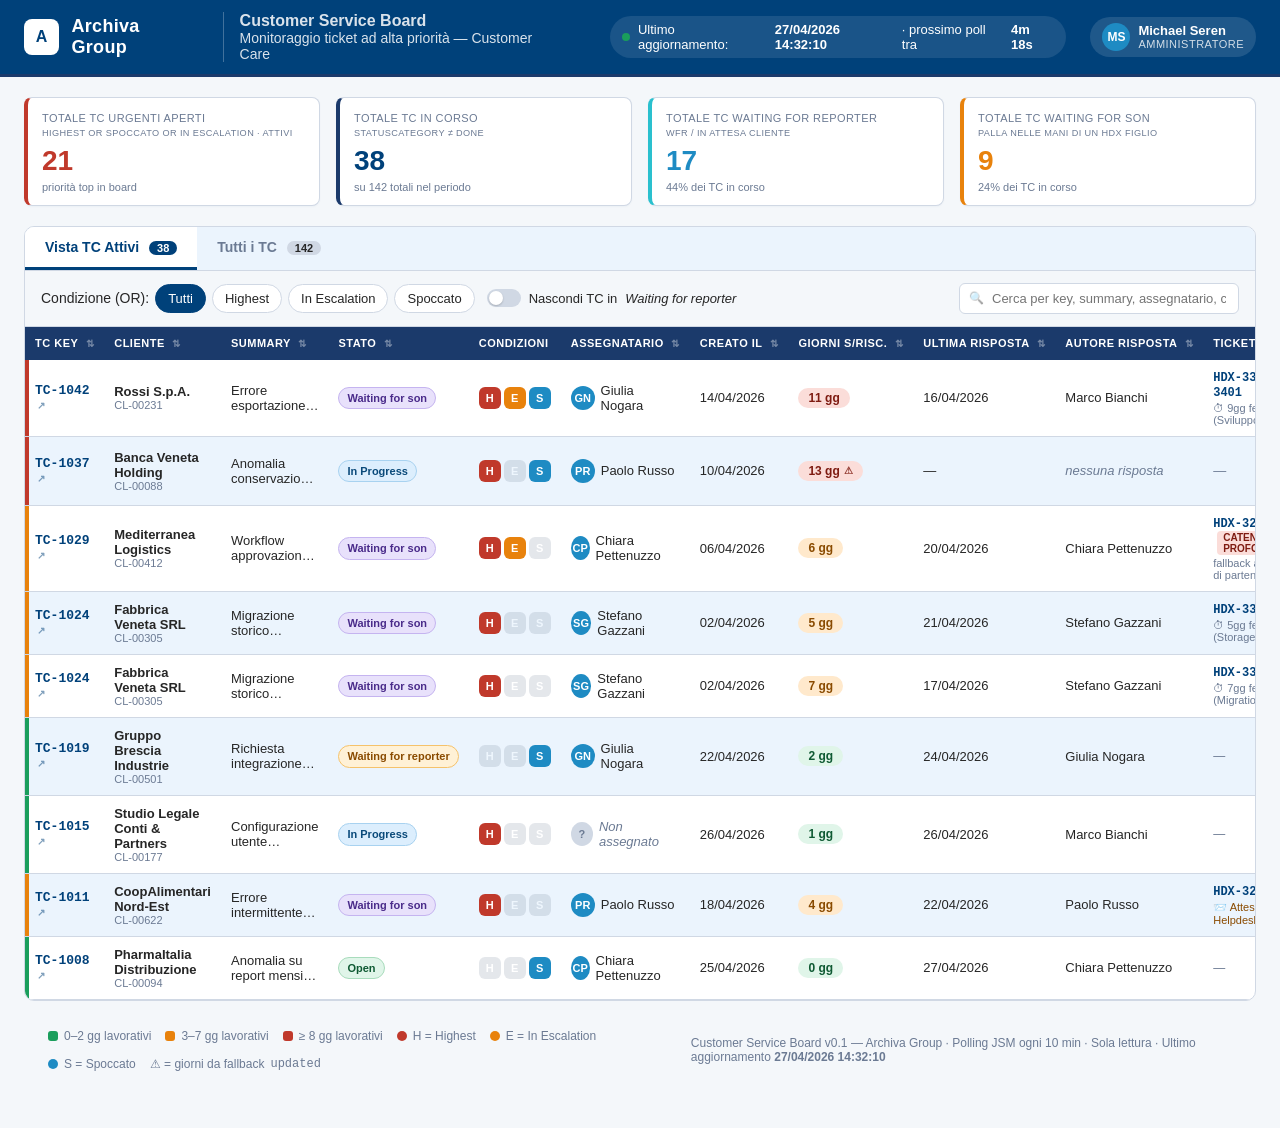
<file: mockup/index.html>
<!doctype html>
<html lang="it">
<head>
<meta charset="utf-8" />
<meta name="viewport" content="width=device-width, initial-scale=1" />
<title>Customer Service Board — Archiva Group</title>
<style>
  :root {
    --archiva-primary:     #00417A;
    --archiva-navy:        #1B3A6B;
    --archiva-accent:      #1E8BC3;
    --archiva-mid:         #1C6BB0;
    --archiva-grey-light:  #D0D8E4;
    --archiva-grey-mid:    #6B7A93;
    --archiva-grey-dark:   #8096B0;
    --archiva-bg-light:    #F4F7FA;
    --archiva-bg-alt:      #EBF4FD;
    --archiva-text:        #262626;
    --archiva-white:       #FFFFFF;
    --archiva-green:       #1A9E5C;
    --archiva-orange:      #E8820C;
    --archiva-red:         #C0392B;
    --archiva-cyan:        #2AC0CE;
  }

  * { box-sizing: border-box; }
  html, body {
    margin: 0;
    padding: 0;
    font-family: -apple-system, BlinkMacSystemFont, "Segoe UI", Roboto, Helvetica, Arial, sans-serif;
    color: var(--archiva-text);
    background: var(--archiva-bg-light);
    font-size: 14px;
  }

  a { color: var(--archiva-mid); text-decoration: none; }
  a:hover { text-decoration: underline; }

  /* ========= Header ========= */
  header.app-header {
    background: var(--archiva-primary);
    color: var(--archiva-white);
    padding: 12px 24px;
    display: flex;
    align-items: center;
    gap: 24px;
    border-bottom: 3px solid var(--archiva-navy);
  }
  .logo {
    display: flex;
    align-items: center;
    gap: 12px;
    font-weight: 700;
    font-size: 18px;
    letter-spacing: 0.3px;
  }
  .logo-mark {
    width: 36px; height: 36px;
    border-radius: 8px;
    background: var(--archiva-white);
    color: var(--archiva-primary);
    display: grid; place-items: center;
    font-weight: 800;
    font-size: 16px;
  }
  .app-title {
    font-size: 14px;
    font-weight: 500;
    opacity: 0.85;
    border-left: 1px solid rgba(255,255,255,0.3);
    padding-left: 16px;
  }
  .app-title strong {
    display: block;
    font-size: 16px;
    font-weight: 700;
    opacity: 1;
  }
  .header-spacer { flex: 1; }
  .last-update {
    display: flex;
    align-items: center;
    gap: 8px;
    background: rgba(255,255,255,0.10);
    padding: 6px 12px;
    border-radius: 999px;
    font-size: 13px;
  }
  .last-update .dot {
    width: 8px; height: 8px; border-radius: 50%;
    background: var(--archiva-green);
    box-shadow: 0 0 0 0 rgba(26,158,92,0.6);
    animation: pulse 2s infinite;
  }
  @keyframes pulse {
    0%   { box-shadow: 0 0 0 0 rgba(26,158,92,0.6); }
    70%  { box-shadow: 0 0 0 10px rgba(26,158,92,0); }
    100% { box-shadow: 0 0 0 0 rgba(26,158,92,0); }
  }
  .user-chip {
    display: flex;
    align-items: center;
    gap: 8px;
    background: rgba(255,255,255,0.12);
    padding: 6px 12px;
    border-radius: 999px;
  }
  .avatar {
    width: 28px; height: 28px;
    border-radius: 50%;
    background: var(--archiva-accent);
    color: var(--archiva-white);
    display: grid; place-items: center;
    font-weight: 700; font-size: 12px;
  }
  .user-meta { line-height: 1.1; }
  .user-meta .name { font-weight: 600; font-size: 13px; }
  .user-meta .role { font-size: 11px; opacity: 0.8; text-transform: uppercase; letter-spacing: 0.5px; }

  /* ========= Banner degrado ========= */
  .banner {
    background: #FFF3E0;
    color: #8A4B00;
    border-bottom: 1px solid #F0B879;
    padding: 8px 24px;
    font-size: 13px;
    display: flex; align-items: center; gap: 8px;
  }
  .banner .ico { font-weight: 700; }

  /* ========= Container ========= */
  main {
    padding: 20px 24px 48px;
    max-width: 1600px;
    margin: 0 auto;
  }

  /* ========= KPI ========= */
  .kpi-grid {
    display: grid;
    grid-template-columns: repeat(4, 1fr);
    gap: 16px;
    margin-bottom: 20px;
  }
  @media (max-width: 900px) { .kpi-grid { grid-template-columns: repeat(2, 1fr); } }

  .kpi {
    background: var(--archiva-white);
    border: 1px solid var(--archiva-grey-light);
    border-left: 4px solid var(--archiva-primary);
    border-radius: 8px;
    padding: 14px 14px 12px;
    box-shadow: 0 1px 2px rgba(0,65,122,0.04);
    transition: transform 0.15s ease;
  }
  .kpi:hover { transform: translateY(-1px); box-shadow: 0 4px 10px rgba(0,65,122,0.08); }
  .kpi .label {
    font-size: 11px;
    color: var(--archiva-grey-mid);
    text-transform: uppercase;
    letter-spacing: 0.4px;
    line-height: 1.25;
    min-height: 28px;
  }
  .kpi .value {
    font-size: 28px;
    font-weight: 700;
    color: var(--archiva-primary);
    line-height: 1.1;
    margin-top: 6px;
  }
  .kpi .sub {
    font-size: 11px;
    color: var(--archiva-grey-mid);
    margin-top: 4px;
  }
  .kpi.accent-navy   { border-left-color: var(--archiva-navy); }
  .kpi.accent-cyan   { border-left-color: var(--archiva-cyan); }
  .kpi.accent-orange { border-left-color: var(--archiva-orange); }
  .kpi.accent-red    { border-left-color: var(--archiva-red); }
  .kpi.accent-green  { border-left-color: var(--archiva-green); }
  .kpi.accent-orange .value { color: var(--archiva-orange); }
  .kpi.accent-red    .value { color: var(--archiva-red); }
  .kpi.accent-cyan   .value { color: var(--archiva-accent); }

  /* ========= Tabs + toolbar ========= */
  .board {
    background: var(--archiva-white);
    border: 1px solid var(--archiva-grey-light);
    border-radius: 10px;
    overflow: hidden;
  }
  .tabs {
    display: flex;
    border-bottom: 1px solid var(--archiva-grey-light);
    background: var(--archiva-bg-alt);
  }
  .tab {
    padding: 12px 20px;
    font-weight: 600;
    color: var(--archiva-grey-mid);
    cursor: pointer;
    border-bottom: 3px solid transparent;
    user-select: none;
  }
  .tab.active {
    color: var(--archiva-primary);
    background: var(--archiva-white);
    border-bottom-color: var(--archiva-primary);
  }
  .tab .count {
    display: inline-block;
    margin-left: 6px;
    background: var(--archiva-grey-light);
    color: var(--archiva-text);
    font-size: 11px;
    font-weight: 700;
    border-radius: 999px;
    padding: 1px 8px;
  }
  .tab.active .count { background: var(--archiva-primary); color: var(--archiva-white); }

  .toolbar {
    display: flex;
    flex-wrap: wrap;
    gap: 12px;
    align-items: center;
    padding: 12px 16px;
    border-bottom: 1px solid var(--archiva-grey-light);
    background: var(--archiva-bg-light);
  }
  .toolbar .group {
    display: flex; gap: 6px; align-items: center;
  }
  .toolbar label.lbl {
    font-size: 12px; color: var(--archiva-grey-mid);
    text-transform: uppercase; letter-spacing: 0.4px;
    margin-right: 4px;
  }
  .filter-pill {
    border: 1px solid var(--archiva-grey-light);
    background: var(--archiva-white);
    padding: 6px 12px;
    border-radius: 999px;
    font-size: 13px;
    cursor: pointer;
    color: var(--archiva-text);
  }
  .filter-pill:hover { border-color: var(--archiva-accent); }
  .filter-pill.active {
    background: var(--archiva-primary);
    color: var(--archiva-white);
    border-color: var(--archiva-primary);
  }
  .search-box {
    position: relative;
    margin-left: auto;
  }
  .search-box input {
    width: 280px;
    padding: 7px 12px 7px 32px;
    border: 1px solid var(--archiva-grey-light);
    border-radius: 6px;
    font-size: 13px;
    background: var(--archiva-white);
  }
  .search-box input:focus {
    outline: none;
    border-color: var(--archiva-accent);
    box-shadow: 0 0 0 3px rgba(30,139,195,0.15);
  }
  .search-box::before {
    content: "🔍";
    position: absolute; left: 10px; top: 50%; transform: translateY(-50%);
    font-size: 12px; opacity: 0.6;
  }

  .toggle {
    display: flex; align-items: center; gap: 8px;
    font-size: 13px; cursor: pointer;
    user-select: none;
  }
  .toggle input { display: none; }
  .toggle .switch {
    width: 34px; height: 18px;
    background: var(--archiva-grey-light);
    border-radius: 999px;
    position: relative;
    transition: background 0.15s;
  }
  .toggle .switch::after {
    content: "";
    position: absolute;
    top: 2px; left: 2px;
    width: 14px; height: 14px;
    background: var(--archiva-white);
    border-radius: 50%;
    box-shadow: 0 1px 2px rgba(0,0,0,0.2);
    transition: transform 0.15s;
  }
  .toggle input:checked + .switch { background: var(--archiva-primary); }
  .toggle input:checked + .switch::after { transform: translateX(16px); }

  /* ========= Table ========= */
  .table-wrap { overflow-x: auto; }
  table {
    width: 100%;
    border-collapse: collapse;
    font-size: 13px;
  }
  thead th {
    text-align: left;
    font-weight: 600;
    font-size: 11px;
    text-transform: uppercase;
    letter-spacing: 0.5px;
    color: var(--archiva-white);
    background: var(--archiva-navy);
    padding: 10px 10px;
    white-space: nowrap;
    border-bottom: 1px solid var(--archiva-navy);
    position: sticky;
    top: 0;
    cursor: pointer;
  }
  thead th .sort { opacity: 0.4; margin-left: 4px; font-size: 10px; }
  thead th:hover .sort { opacity: 1; }

  tbody td {
    padding: 10px 10px;
    border-bottom: 1px solid var(--archiva-grey-light);
    vertical-align: middle;
  }
  tbody tr:nth-child(even) td { background: var(--archiva-bg-alt); }
  tbody tr:hover td { background: #DDEBFB; }

  /* Riga colorata sui giorni senza riscontro */
  tr.row-green   td:first-child { box-shadow: inset 4px 0 0 var(--archiva-green); }
  tr.row-orange  td:first-child { box-shadow: inset 4px 0 0 var(--archiva-orange); }
  tr.row-red     td:first-child { box-shadow: inset 4px 0 0 var(--archiva-red); }

  .key-cell {
    font-family: "SF Mono", Menlo, Consolas, monospace;
    font-weight: 600;
  }
  .key-cell a { color: var(--archiva-primary); }
  .key-cell .ext { font-size: 10px; opacity: 0.5; margin-left: 2px; }

  .customer .name { font-weight: 600; }
  .customer .code { font-size: 11px; color: var(--archiva-grey-mid); }

  .summary {
    max-width: 320px;
    overflow: hidden;
    text-overflow: ellipsis;
    display: -webkit-box;
    -webkit-line-clamp: 2;
    -webkit-box-orient: vertical;
  }

  /* ========= Badges ========= */
  .badge {
    display: inline-block;
    padding: 2px 8px;
    border-radius: 999px;
    font-size: 11px;
    font-weight: 600;
    line-height: 1.5;
    white-space: nowrap;
  }
  .badge-status {
    background: var(--archiva-bg-alt);
    color: var(--archiva-navy);
    border: 1px solid var(--archiva-grey-light);
  }
  .badge-status.s-progress { background: #DCEEFD; color: #0A4A7A; border-color: #A8D2F0; }
  .badge-status.s-wfr      { background: #FFF1D6; color: #8A4B00; border-color: #F5C26B; }
  .badge-status.s-wfson    { background: #E8E1FB; color: #4A2B8A; border-color: #C5B4F0; }
  .badge-status.s-open     { background: #E0F5E9; color: #0F5A33; border-color: #A8DCBC; }
  .badge-status.s-resolved { background: #E5E5E5; color: #555;    border-color: #C8C8C8; }

  .cond {
    display: inline-flex;
    gap: 3px;
  }
  .cond .b {
    width: 22px; height: 22px;
    border-radius: 6px;
    display: inline-grid; place-items: center;
    font-size: 11px; font-weight: 800;
    color: var(--archiva-white);
  }
  .cond .b.h { background: var(--archiva-red); }
  .cond .b.e { background: var(--archiva-orange); }
  .cond .b.s { background: var(--archiva-accent); }
  .cond .b.dim { opacity: 0.18; background: var(--archiva-grey-mid); }

  .days-pill {
    display: inline-flex;
    align-items: center;
    gap: 4px;
    padding: 3px 10px;
    border-radius: 999px;
    font-weight: 700;
    font-size: 12px;
  }
  .days-pill.green  { background: #E0F5E9; color: #0F5A33; }
  .days-pill.orange { background: #FFE9CC; color: #8A4B00; }
  .days-pill.red    { background: #FBDDD9; color: #7E1B11; }
  .days-pill .fb {
    font-size: 10px;
    opacity: 0.85;
    cursor: help;
  }

  .leaf-cell {
    font-size: 12px;
  }
  .leaf-cell .arrow { color: var(--archiva-grey-mid); margin: 0 4px; }
  .leaf-cell .leaf-key {
    font-family: "SF Mono", Menlo, Consolas, monospace;
    font-weight: 600;
    color: var(--archiva-primary);
  }
  .leaf-cell .stall {
    display: block;
    font-size: 11px;
    color: var(--archiva-grey-mid);
    margin-top: 2px;
  }
  .leaf-cell .chain-warn {
    display: inline-block;
    font-size: 10px;
    background: #FBDDD9;
    color: #7E1B11;
    padding: 1px 6px;
    border-radius: 4px;
    margin-left: 4px;
    font-weight: 700;
    text-transform: uppercase;
  }

  .sla {
    display: inline-flex; align-items: center; gap: 6px;
    font-size: 12px;
    font-weight: 600;
    padding: 3px 8px;
    border-radius: 6px;
  }
  .sla.ok       { background: #E0F5E9; color: #0F5A33; }
  .sla.warn     { background: #FFE9CC; color: #8A4B00; }
  .sla.breached { background: #FBDDD9; color: #7E1B11; }
  .sla.none     { background: var(--archiva-bg-alt); color: var(--archiva-grey-mid); font-weight: 500; }

  .assignee {
    display: flex; align-items: center; gap: 6px;
  }
  .assignee .av {
    width: 24px; height: 24px;
    border-radius: 50%;
    background: var(--archiva-accent);
    color: var(--archiva-white);
    display: grid; place-items: center;
    font-size: 11px; font-weight: 700;
  }
  .assignee.unassigned .av { background: var(--archiva-grey-light); color: var(--archiva-grey-mid); }
  .assignee.unassigned .name { color: var(--archiva-grey-mid); font-style: italic; }

  /* ========= Footer ========= */
  footer {
    margin-top: 16px;
    padding: 12px 24px;
    color: var(--archiva-grey-mid);
    font-size: 12px;
    display: flex;
    justify-content: space-between;
    align-items: center;
  }
  footer .legend {
    display: flex; gap: 14px; flex-wrap: wrap;
  }
  footer .legend .lg {
    display: inline-flex; align-items: center; gap: 6px;
  }
  footer .legend .sw {
    width: 10px; height: 10px; border-radius: 3px; display: inline-block;
  }
</style>
</head>
<body>

<header class="app-header">
  <div class="logo">
    <div class="logo-mark">A</div>
    <span>Archiva Group</span>
  </div>
  <div class="app-title">
    <strong>Customer Service Board</strong>
    Monitoraggio ticket ad alta priorità — Customer Care
  </div>
  <div class="header-spacer"></div>
  <div class="last-update" title="I dati vengono aggiornati ogni 10 minuti dal backend">
    <span class="dot"></span>
    Ultimo aggiornamento: <strong>27/04/2026 14:32:10</strong> · prossimo poll tra <strong>4m 18s</strong>
  </div>
  <div class="user-chip">
    <div class="avatar">MS</div>
    <div class="user-meta">
      <div class="name">Michael Seren</div>
      <div class="role">Amministratore</div>
    </div>
  </div>
</header>

<div class="banner" style="display:none;">
  <span class="ico">⚠</span>
  Atlassian rate limit raggiunto (429) — backoff in corso. Dato non aggiornato da <strong>3m 12s</strong>.
</div>

<main>

  <!-- ============ KPI ============ -->
  <section class="kpi-grid" aria-label="Indicatori principali">
    <div class="kpi accent-red">
      <div class="label">Totale TC urgenti aperti<br><small>Highest OR Spoccato OR In Escalation · attivi</small></div>
      <div class="value">21</div>
      <div class="sub">priorità top in board</div>
    </div>
    <div class="kpi accent-navy">
      <div class="label">Totale TC in corso<br><small>statusCategory ≠ Done</small></div>
      <div class="value">38</div>
      <div class="sub">su 142 totali nel periodo</div>
    </div>
    <div class="kpi accent-cyan">
      <div class="label">Totale TC Waiting for reporter<br><small>WFR / In attesa cliente</small></div>
      <div class="value">17</div>
      <div class="sub">44% dei TC in corso</div>
    </div>
    <div class="kpi accent-orange">
      <div class="label">Totale TC Waiting for son<br><small>palla nelle mani di un HDX figlio</small></div>
      <div class="value">9</div>
      <div class="sub">24% dei TC in corso</div>
    </div>
  </section>

  <!-- ============ Board ============ -->
  <section class="board">

    <div class="tabs">
      <div class="tab active">Vista TC Attivi <span class="count">38</span></div>
      <div class="tab">Tutti i TC <span class="count">142</span></div>
    </div>

    <div class="toolbar">
      <div class="group">
        <span class="lbl">Condizione (OR):</span>
        <button class="filter-pill active">Tutti</button>
        <button class="filter-pill">Highest</button>
        <button class="filter-pill">In Escalation</button>
        <button class="filter-pill">Spoccato</button>
      </div>
      <div class="group">
        <label class="toggle">
          <input type="checkbox" />
          <span class="switch"></span>
          Nascondi TC in <em>Waiting for reporter</em>
        </label>
      </div>
      <div class="search-box">
        <input type="text" placeholder="Cerca per key, summary, assegnatario, cliente…" />
      </div>
    </div>

    <div class="table-wrap">
      <table>
        <thead>
          <tr>
            <th data-sort="key">TC Key <span class="sort">⇅</span></th>
            <th data-sort="customer">Cliente <span class="sort">⇅</span></th>
            <th data-sort="summary">Summary <span class="sort">⇅</span></th>
            <th data-sort="status">Stato <span class="sort">⇅</span></th>
            <th>Condizioni</th>
            <th data-sort="assignee">Assegnatario <span class="sort">⇅</span></th>
            <th data-sort="created">Creato il <span class="sort">⇅</span></th>
            <th data-sort="days">Giorni s/Risc. <span class="sort">⇅</span></th>
            <th data-sort="lastResp">Ultima Risposta <span class="sort">⇅</span></th>
            <th data-sort="lastRespAuthor">Autore Risposta <span class="sort">⇅</span></th>
            <th>Ticket Figlio Attivo</th>
            <th>SLA</th>
          </tr>
        </thead>
        <tbody>

          <!-- Riga 1: rosso, breached SLA, escalation -->
          <tr class="row-red">
            <td class="key-cell"><a href="#" target="_blank">TC-1042 <span class="ext">↗</span></a></td>
            <td class="customer"><div class="name">Rossi S.p.A.</div><div class="code">CL-00231</div></td>
            <td><div class="summary">Errore esportazione fatture passive — blocco chiusura mese contabile, urgente per scadenza 30/04</div></td>
            <td><span class="badge badge-status s-wfson">Waiting for son</span></td>
            <td>
              <div class="cond">
                <span class="b h" title="Highest">H</span>
                <span class="b e" title="In Escalation">E</span>
                <span class="b s" title="Spoccato">S</span>
              </div>
            </td>
            <td><div class="assignee"><div class="av">GN</div><div class="name">Giulia Nogara</div></div></td>
            <td>14/04/2026</td>
            <td><span class="days-pill red">11 gg</span></td>
            <td>16/04/2026</td>
            <td>Marco Bianchi</td>
            <td class="leaf-cell">
              <a href="#" class="leaf-key">HDX-3318</a>
              <span class="arrow">➜</span>
              <a href="#" class="leaf-key">HDX-3401</a>
              <span class="stall">⏱ 9gg fermo · L. Verdi (Sviluppo)</span>
            </td>
            <td><span class="sla breached">⚠ Breached -2g 4h</span></td>
          </tr>

          <!-- Riga 2: rosso, fallback su updated -->
          <tr class="row-red">
            <td class="key-cell"><a href="#" target="_blank">TC-1037 <span class="ext">↗</span></a></td>
            <td class="customer"><div class="name">Banca Veneta Holding</div><div class="code">CL-00088</div></td>
            <td><div class="summary">Anomalia conservazione sostitutiva lotti Q1 2026 — necessario intervento prima dell'audit</div></td>
            <td><span class="badge badge-status s-progress">In Progress</span></td>
            <td>
              <div class="cond">
                <span class="b h" title="Highest">H</span>
                <span class="b dim">E</span>
                <span class="b s" title="Spoccato">S</span>
              </div>
            </td>
            <td><div class="assignee"><div class="av">PR</div><div class="name">Paolo Russo</div></div></td>
            <td>10/04/2026</td>
            <td><span class="days-pill red">13 gg <span class="fb" title="Valore derivato dal fallback su issue.updated — nessuna risposta operatore identificata">⚠</span></span></td>
            <td>—</td>
            <td><em style="color:var(--archiva-grey-mid)">nessuna risposta</em></td>
            <td><span style="color:var(--archiva-grey-mid)">—</span></td>
            <td><span class="sla breached">⚠ Breached -5g 18h</span></td>
          </tr>

          <!-- Riga 3: arancione, WFS catena profonda -->
          <tr class="row-orange">
            <td class="key-cell"><a href="#" target="_blank">TC-1029 <span class="ext">↗</span></a></td>
            <td class="customer"><div class="name">Mediterranea Logistics</div><div class="code">CL-00412</div></td>
            <td><div class="summary">Workflow approvazione DDT non si chiude su step finale — riproducibile su 3 utenti</div></td>
            <td><span class="badge badge-status s-wfson">Waiting for son</span></td>
            <td>
              <div class="cond">
                <span class="b h" title="Highest">H</span>
                <span class="b e" title="In Escalation">E</span>
                <span class="b dim">S</span>
              </div>
            </td>
            <td><div class="assignee"><div class="av">CP</div><div class="name">Chiara Pettenuzzo</div></div></td>
            <td>06/04/2026</td>
            <td><span class="days-pill orange">6 gg</span></td>
            <td>20/04/2026</td>
            <td>Chiara Pettenuzzo</td>
            <td class="leaf-cell">
              <a href="#" class="leaf-key">HDX-3267</a>
              <span class="chain-warn">catena troppo profonda</span>
              <span class="stall">fallback applicato al ticket di partenza</span>
            </td>
            <td><span class="sla warn">⏱ 12h 04m</span></td>
          </tr>

          <!-- Riga 4: arancione, multipli figli (riga A) -->
          <tr class="row-orange">
            <td class="key-cell"><a href="#" target="_blank">TC-1024 <span class="ext">↗</span></a></td>
            <td class="customer"><div class="name">Fabbrica Veneta SRL</div><div class="code">CL-00305</div></td>
            <td><div class="summary">Migrazione storico documenti pre-2024 verso nuovo storage — perimetro multi-modulo</div></td>
            <td><span class="badge badge-status s-wfson">Waiting for son</span></td>
            <td>
              <div class="cond">
                <span class="b h" title="Highest">H</span>
                <span class="b dim">E</span>
                <span class="b dim">S</span>
              </div>
            </td>
            <td><div class="assignee"><div class="av">SG</div><div class="name">Stefano Gazzani</div></div></td>
            <td>02/04/2026</td>
            <td><span class="days-pill orange">5 gg</span></td>
            <td>21/04/2026</td>
            <td>Stefano Gazzani</td>
            <td class="leaf-cell">
              <a href="#" class="leaf-key">HDX-3301</a>
              <span class="stall">⏱ 5gg fermo · M. Carraro (Storage)</span>
            </td>
            <td><span class="sla warn">⏱ 1g 03h</span></td>
          </tr>

          <!-- Riga 4 bis: stesso TC, secondo figlio -->
          <tr class="row-orange">
            <td class="key-cell"><a href="#" target="_blank">TC-1024 <span class="ext">↗</span></a></td>
            <td class="customer"><div class="name">Fabbrica Veneta SRL</div><div class="code">CL-00305</div></td>
            <td><div class="summary">Migrazione storico documenti pre-2024 verso nuovo storage — perimetro multi-modulo</div></td>
            <td><span class="badge badge-status s-wfson">Waiting for son</span></td>
            <td>
              <div class="cond">
                <span class="b h" title="Highest">H</span>
                <span class="b dim">E</span>
                <span class="b dim">S</span>
              </div>
            </td>
            <td><div class="assignee"><div class="av">SG</div><div class="name">Stefano Gazzani</div></div></td>
            <td>02/04/2026</td>
            <td><span class="days-pill orange">7 gg</span></td>
            <td>17/04/2026</td>
            <td>Stefano Gazzani</td>
            <td class="leaf-cell">
              <a href="#" class="leaf-key">HDX-3302</a>
              <span class="stall">⏱ 7gg fermo · A. Lugli (Migration)</span>
            </td>
            <td><span class="sla warn">⏱ 4h 12m</span></td>
          </tr>

          <!-- Riga 5: verde, in attesa cliente -->
          <tr class="row-green">
            <td class="key-cell"><a href="#" target="_blank">TC-1019 <span class="ext">↗</span></a></td>
            <td class="customer"><div class="name">Gruppo Brescia Industrie</div><div class="code">CL-00501</div></td>
            <td><div class="summary">Richiesta integrazione SDI per nuova sede — attesa codice destinatario</div></td>
            <td><span class="badge badge-status s-wfr">Waiting for reporter</span></td>
            <td>
              <div class="cond">
                <span class="b dim">H</span>
                <span class="b dim">E</span>
                <span class="b s" title="Spoccato">S</span>
              </div>
            </td>
            <td><div class="assignee"><div class="av">GN</div><div class="name">Giulia Nogara</div></div></td>
            <td>22/04/2026</td>
            <td><span class="days-pill green">2 gg</span></td>
            <td>24/04/2026</td>
            <td>Giulia Nogara</td>
            <td class="leaf-cell"><span style="color:var(--archiva-grey-mid)">—</span></td>
            <td><span class="sla ok">✓ 18h 42m</span></td>
          </tr>

          <!-- Riga 6: verde, semplice -->
          <tr class="row-green">
            <td class="key-cell"><a href="#" target="_blank">TC-1015 <span class="ext">↗</span></a></td>
            <td class="customer"><div class="name">Studio Legale Conti & Partners</div><div class="code">CL-00177</div></td>
            <td><div class="summary">Configurazione utente amministratore aggiuntivo per portale collaboratori</div></td>
            <td><span class="badge badge-status s-progress">In Progress</span></td>
            <td>
              <div class="cond">
                <span class="b h" title="Highest">H</span>
                <span class="b dim">E</span>
                <span class="b dim">S</span>
              </div>
            </td>
            <td><div class="assignee unassigned"><div class="av">?</div><div class="name">Non assegnato</div></div></td>
            <td>26/04/2026</td>
            <td><span class="days-pill green">1 gg</span></td>
            <td>26/04/2026</td>
            <td>Marco Bianchi</td>
            <td class="leaf-cell"><span style="color:var(--archiva-grey-mid)">—</span></td>
            <td><span class="sla ok">✓ 1g 22h</span></td>
          </tr>

          <!-- Riga 7: arancione, attesa cliente al figlio diretto -->
          <tr class="row-orange">
            <td class="key-cell"><a href="#" target="_blank">TC-1011 <span class="ext">↗</span></a></td>
            <td class="customer"><div class="name">CoopAlimentari Nord-Est</div><div class="code">CL-00622</div></td>
            <td><div class="summary">Errore intermittente API webhook ordini — log mostrano timeout su endpoint partner</div></td>
            <td><span class="badge badge-status s-wfson">Waiting for son</span></td>
            <td>
              <div class="cond">
                <span class="b h" title="Highest">H</span>
                <span class="b dim">E</span>
                <span class="b dim">S</span>
              </div>
            </td>
            <td><div class="assignee"><div class="av">PR</div><div class="name">Paolo Russo</div></div></td>
            <td>18/04/2026</td>
            <td><span class="days-pill orange">4 gg</span></td>
            <td>22/04/2026</td>
            <td>Paolo Russo</td>
            <td class="leaf-cell">
              <a href="#" class="leaf-key">HDX-3290</a>
              <span class="stall" style="color:#8A4B00">📨 Attesa Cliente / Helpdesk</span>
            </td>
            <td><span class="sla none">— pausa</span></td>
          </tr>

          <!-- Riga 8: verde, solo SPOCCATO (non Highest) -->
          <tr class="row-green">
            <td class="key-cell"><a href="#" target="_blank">TC-1008 <span class="ext">↗</span></a></td>
            <td class="customer"><div class="name">PharmaItalia Distribuzione</div><div class="code">CL-00094</div></td>
            <td><div class="summary">Anomalia su report mensile fatturazione elettronica — differenza €1,2k vs Jira contabile</div></td>
            <td><span class="badge badge-status s-open">Open</span></td>
            <td>
              <div class="cond">
                <span class="b dim">H</span>
                <span class="b dim">E</span>
                <span class="b s" title="Spoccato — entra in board anche se priorità non Highest">S</span>
              </div>
            </td>
            <td><div class="assignee"><div class="av">CP</div><div class="name">Chiara Pettenuzzo</div></div></td>
            <td>25/04/2026</td>
            <td><span class="days-pill green">0 gg</span></td>
            <td>27/04/2026</td>
            <td>Chiara Pettenuzzo</td>
            <td class="leaf-cell"><span style="color:var(--archiva-grey-mid)">—</span></td>
            <td><span class="sla ok">✓ 3g 12h</span></td>
          </tr>

        </tbody>
      </table>
    </div>

  </section>

  <footer>
    <div class="legend">
      <span class="lg"><span class="sw" style="background:var(--archiva-green)"></span>0–2 gg lavorativi</span>
      <span class="lg"><span class="sw" style="background:var(--archiva-orange)"></span>3–7 gg lavorativi</span>
      <span class="lg"><span class="sw" style="background:var(--archiva-red)"></span>≥ 8 gg lavorativi</span>
      <span class="lg"><span class="sw" style="background:var(--archiva-red); border-radius:50%"></span>H = Highest</span>
      <span class="lg"><span class="sw" style="background:var(--archiva-orange); border-radius:50%"></span>E = In Escalation</span>
      <span class="lg"><span class="sw" style="background:var(--archiva-accent); border-radius:50%"></span>S = Spoccato</span>
      <span class="lg">⚠ = giorni da fallback <code>updated</code></span>
    </div>
    <div>
      Customer Service Board v0.1 — Archiva Group · Polling JSM ogni 10 min · Sola lettura · Ultimo aggiornamento <strong>27/04/2026 14:32:10</strong>
    </div>
  </footer>

</main>

</body>
</html>
</file>
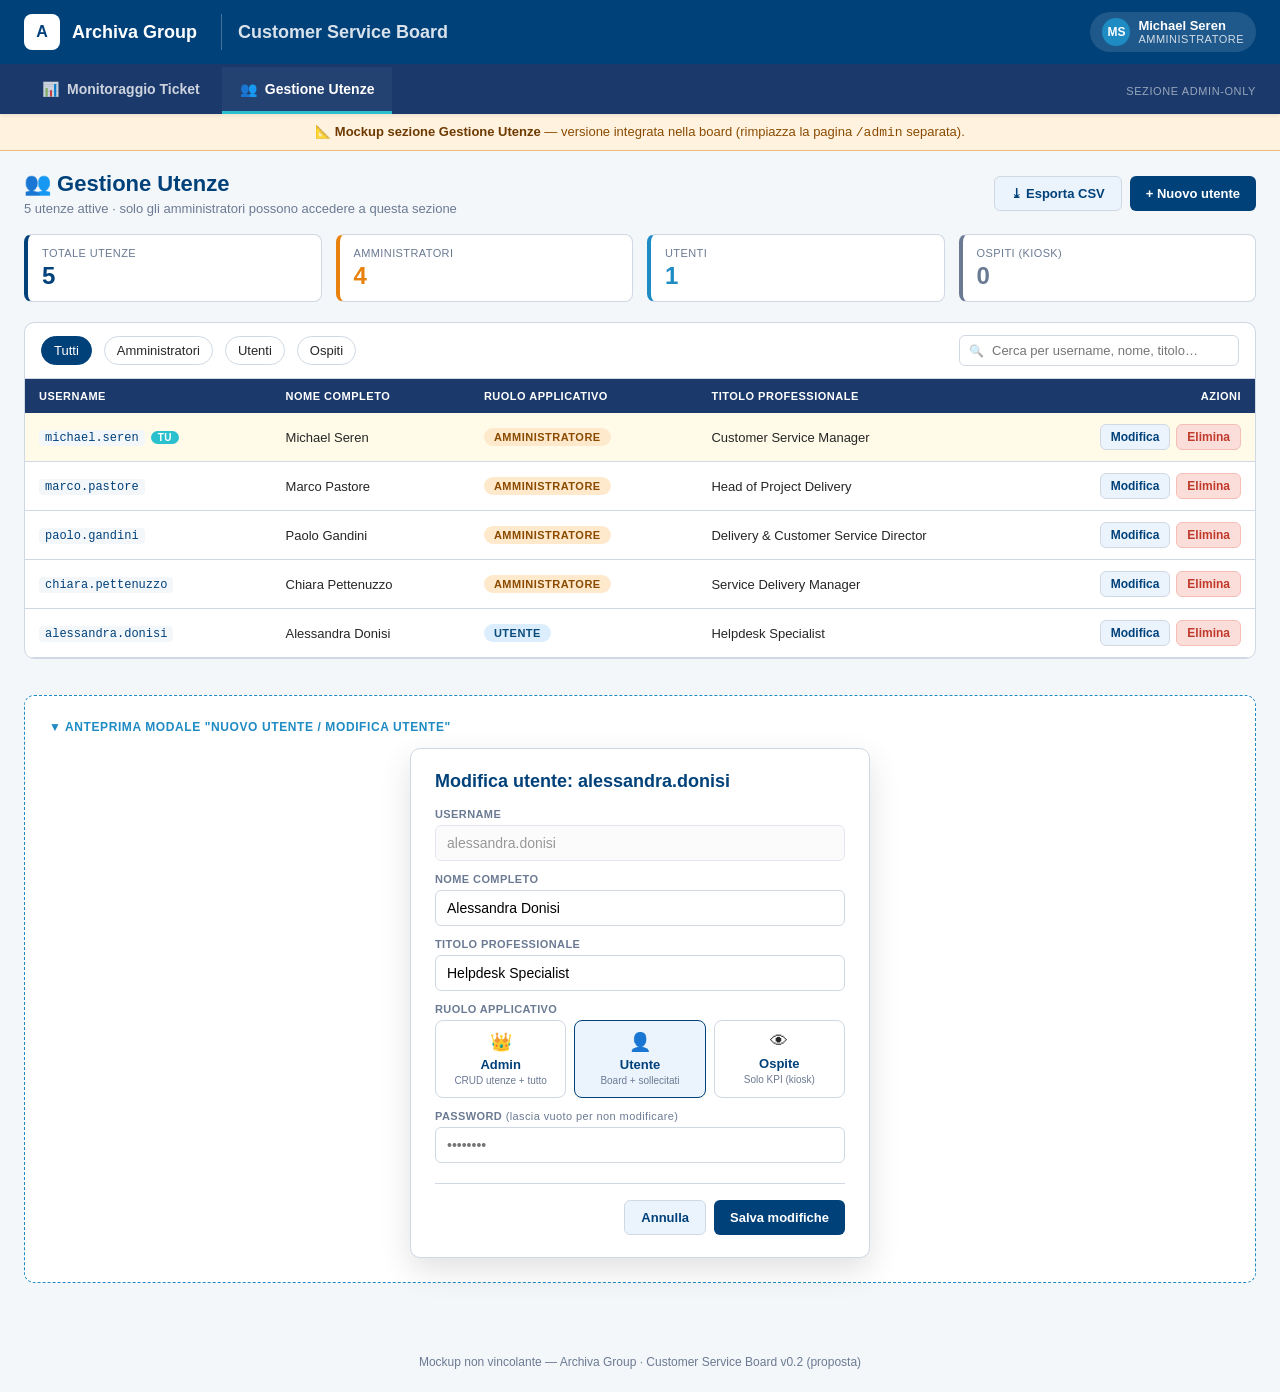
<file: mockup/gestione-utenti.html>
<!doctype html>
<html lang="it">
<head>
<meta charset="utf-8" />
<meta name="viewport" content="width=device-width, initial-scale=1" />
<title>Mockup — Gestione Utenze (Customer Service Board)</title>
<style>
  :root {
    --archiva-primary:     #00417A;
    --archiva-navy:        #1B3A6B;
    --archiva-accent:      #1E8BC3;
    --archiva-mid:         #1C6BB0;
    --archiva-grey-light:  #D0D8E4;
    --archiva-grey-mid:    #6B7A93;
    --archiva-bg-light:    #F4F7FA;
    --archiva-bg-alt:      #EBF4FD;
    --archiva-text:        #262626;
    --archiva-white:       #FFFFFF;
    --archiva-green:       #1A9E5C;
    --archiva-orange:      #E8820C;
    --archiva-red:         #C0392B;
    --archiva-cyan:        #2AC0CE;
  }
  * { box-sizing: border-box; }
  html, body {
    margin: 0; padding: 0;
    font-family: -apple-system, BlinkMacSystemFont, "Segoe UI", Roboto, Helvetica, Arial, sans-serif;
    color: var(--archiva-text);
    background: var(--archiva-bg-light);
    font-size: 14px;
  }

  /* ========= Header ========= */
  header.app-header {
    background: var(--archiva-primary);
    color: var(--archiva-white);
    padding: 12px 24px;
    display: flex; align-items: center; gap: 24px;
    border-bottom: 3px solid var(--archiva-navy);
  }
  .logo { display: flex; align-items: center; gap: 12px; font-weight: 700; font-size: 18px; }
  .logo-mark {
    width: 36px; height: 36px; border-radius: 8px;
    background: var(--archiva-white); color: var(--archiva-primary);
    display: grid; place-items: center; font-weight: 800; font-size: 16px;
  }
  .app-title {
    font-size: 14px; font-weight: 500; opacity: 0.85;
    border-left: 1px solid rgba(255,255,255,0.3); padding-left: 16px;
  }
  .app-title strong { display: block; font-size: 18px; font-weight: 700; opacity: 1; line-height: 36px; }
  .header-spacer { flex: 1; }
  .user-chip {
    display: flex; align-items: center; gap: 8px;
    background: rgba(255,255,255,0.12); padding: 6px 12px; border-radius: 999px;
  }
  .avatar {
    width: 28px; height: 28px; border-radius: 50%;
    background: var(--archiva-accent); color: var(--archiva-white);
    display: grid; place-items: center; font-weight: 700; font-size: 12px;
  }
  .user-meta { line-height: 1.1; }
  .user-meta .name { font-weight: 600; font-size: 13px; }
  .user-meta .role { font-size: 11px; opacity: 0.8; text-transform: uppercase; letter-spacing: 0.5px; }

  /* ========= Section nav ========= */
  nav.section-nav {
    background: var(--archiva-navy);
    color: var(--archiva-white);
    padding: 0 24px;
    display: flex;
    align-items: center;
    gap: 4px;
    box-shadow: 0 2px 4px rgba(0,0,0,0.08);
    position: sticky; top: 0; z-index: 50;
  }
  nav.section-nav a {
    display: flex; align-items: center; gap: 8px;
    color: rgba(255,255,255,0.78);
    padding: 14px 18px;
    font-size: 14px; font-weight: 600;
    text-decoration: none;
    border-bottom: 3px solid transparent;
    transition: all 0.15s ease;
  }
  nav.section-nav a:hover { color: var(--archiva-white); background: rgba(255,255,255,0.06); }
  nav.section-nav a.active {
    color: var(--archiva-white);
    border-bottom-color: var(--archiva-cyan);
    background: rgba(255,255,255,0.04);
  }
  nav.section-nav .nav-spacer { flex: 1; }
  nav.section-nav .role-hint {
    font-size: 11px;
    color: rgba(255,255,255,0.55);
    text-transform: uppercase;
    letter-spacing: 0.6px;
  }

  /* ========= Banner mockup ========= */
  .mockup-banner {
    background: #FFF3E0;
    color: #8A4B00;
    border-bottom: 1px solid #F0B879;
    padding: 10px 24px;
    font-size: 13px;
    text-align: center;
  }
  .mockup-banner strong { color: #6E3A00; }

  /* ========= Container ========= */
  main {
    padding: 20px 24px 48px;
    max-width: 1400px;
    margin: 0 auto;
  }

  .page-header {
    display: flex;
    align-items: center;
    justify-content: space-between;
    margin-bottom: 18px;
    gap: 12px;
  }
  .page-header .title-block h1 {
    font-size: 22px;
    color: var(--archiva-primary);
    margin: 0 0 4px;
    font-weight: 700;
  }
  .page-header .title-block .subtitle {
    color: var(--archiva-grey-mid);
    font-size: 13px;
  }
  .page-header .actions { display: flex; gap: 8px; }

  /* ========= Bottoni ========= */
  .btn {
    border: none;
    border-radius: 6px;
    padding: 9px 16px;
    font-size: 13px;
    font-weight: 600;
    cursor: pointer;
    font-family: inherit;
    display: inline-flex;
    align-items: center;
    gap: 6px;
  }
  .btn-primary {
    background: var(--archiva-primary);
    color: var(--archiva-white);
  }
  .btn-primary:hover { background: var(--archiva-mid); }
  .btn-secondary {
    background: var(--archiva-bg-alt);
    color: var(--archiva-primary);
    border: 1px solid var(--archiva-grey-light);
  }
  .btn-danger {
    background: #FBDDD9;
    color: var(--archiva-red);
    border: 1px solid #F5BFB6;
  }
  .btn-sm { padding: 5px 10px; font-size: 12px; }

  /* ========= KPI di sezione ========= */
  .users-kpi {
    display: grid;
    grid-template-columns: repeat(4, 1fr);
    gap: 14px;
    margin-bottom: 20px;
  }
  .ukpi {
    background: var(--archiva-white);
    border: 1px solid var(--archiva-grey-light);
    border-left: 4px solid var(--archiva-primary);
    border-radius: 8px;
    padding: 12px 14px;
  }
  .ukpi.k-admin  { border-left-color: var(--archiva-orange); }
  .ukpi.k-user   { border-left-color: var(--archiva-accent); }
  .ukpi.k-ospite { border-left-color: var(--archiva-grey-mid); }
  .ukpi .label {
    font-size: 11px; color: var(--archiva-grey-mid);
    text-transform: uppercase; letter-spacing: 0.4px;
  }
  .ukpi .value {
    font-size: 24px; font-weight: 700;
    color: var(--archiva-primary); line-height: 1.1; margin-top: 4px;
  }
  .ukpi.k-admin  .value { color: var(--archiva-orange); }
  .ukpi.k-user   .value { color: var(--archiva-accent); }
  .ukpi.k-ospite .value { color: var(--archiva-grey-mid); }

  /* ========= Toolbar utenti ========= */
  .users-toolbar {
    display: flex;
    flex-wrap: wrap;
    gap: 12px;
    align-items: center;
    background: var(--archiva-white);
    border: 1px solid var(--archiva-grey-light);
    border-radius: 10px 10px 0 0;
    padding: 12px 16px;
    border-bottom: 0;
  }
  .filter-pill {
    border: 1px solid var(--archiva-grey-light);
    background: var(--archiva-white);
    padding: 6px 12px;
    border-radius: 999px;
    font-size: 13px;
    cursor: pointer;
    color: var(--archiva-text);
    font-family: inherit;
  }
  .filter-pill:hover { border-color: var(--archiva-accent); }
  .filter-pill.active {
    background: var(--archiva-primary);
    color: var(--archiva-white);
    border-color: var(--archiva-primary);
  }
  .search-box {
    margin-left: auto;
    position: relative;
  }
  .search-box input {
    width: 280px;
    padding: 7px 12px 7px 32px;
    border: 1px solid var(--archiva-grey-light);
    border-radius: 6px;
    font-size: 13px;
    font-family: inherit;
  }
  .search-box::before {
    content: "🔍";
    position: absolute; left: 10px; top: 50%; transform: translateY(-50%);
    font-size: 12px; opacity: 0.6;
  }

  /* ========= Tabella ========= */
  .card {
    background: var(--archiva-white);
    border: 1px solid var(--archiva-grey-light);
    border-radius: 0 0 10px 10px;
    overflow: hidden;
  }
  table {
    width: 100%;
    border-collapse: collapse;
    font-size: 13px;
  }
  thead th {
    text-align: left;
    font-weight: 600;
    font-size: 11px;
    text-transform: uppercase;
    letter-spacing: 0.5px;
    color: var(--archiva-white);
    background: var(--archiva-navy);
    padding: 11px 14px;
  }
  tbody td {
    padding: 11px 14px;
    border-bottom: 1px solid var(--archiva-grey-light);
    vertical-align: middle;
  }
  tbody tr:hover td { background: var(--archiva-bg-alt); }
  tbody tr.is-self td { background: #FFFBE8; }

  td code {
    background: var(--archiva-bg-light);
    padding: 1px 6px;
    border-radius: 4px;
    font-size: 12px;
    color: var(--archiva-primary);
  }

  .ruolo-badge {
    display: inline-block;
    padding: 3px 10px;
    border-radius: 999px;
    font-size: 11px;
    font-weight: 700;
    text-transform: uppercase;
    letter-spacing: 0.5px;
  }
  .ruolo-admin  { background: #FFE9CC; color: #8A4B00; }
  .ruolo-user   { background: #DCEEFD; color: #0A4A7A; }
  .ruolo-ospite { background: #E5E5E5; color: #555; }

  .row-actions {
    display: flex;
    gap: 6px;
    justify-content: flex-end;
  }
  .self-pill {
    background: var(--archiva-cyan);
    color: var(--archiva-white);
    font-size: 10px;
    font-weight: 700;
    padding: 1px 7px;
    border-radius: 999px;
    margin-left: 6px;
    text-transform: uppercase;
    letter-spacing: 0.4px;
  }

  /* ========= Modale (anteprima) ========= */
  .modal-preview-wrap {
    margin-top: 36px;
    background: var(--archiva-white);
    border: 1px dashed var(--archiva-accent);
    border-radius: 10px;
    padding: 24px;
  }
  .modal-preview-wrap .label-mockup {
    font-size: 12px;
    color: var(--archiva-accent);
    text-transform: uppercase;
    letter-spacing: 0.6px;
    margin-bottom: 14px;
    font-weight: 700;
  }
  .modal-card {
    background: var(--archiva-white);
    border-radius: 10px;
    padding: 22px 24px;
    width: 460px;
    max-width: 100%;
    box-shadow: 0 12px 32px rgba(0,0,0,0.12);
    margin: 0 auto;
    border: 1px solid var(--archiva-grey-light);
  }
  .modal-card h2 {
    margin: 0 0 16px;
    font-size: 18px;
    color: var(--archiva-primary);
  }
  .modal-card label {
    display: block;
    font-size: 11px;
    font-weight: 600;
    color: var(--archiva-grey-mid);
    text-transform: uppercase;
    letter-spacing: 0.4px;
    margin-bottom: 5px;
    margin-top: 12px;
  }
  .modal-card label:first-of-type { margin-top: 0; }
  .modal-card input,
  .modal-card select {
    width: 100%;
    padding: 9px 11px;
    border: 1px solid var(--archiva-grey-light);
    border-radius: 6px;
    font-size: 14px;
    font-family: inherit;
  }
  .role-radio-group {
    display: grid;
    grid-template-columns: repeat(3, 1fr);
    gap: 8px;
  }
  .role-radio {
    border: 1.5px solid var(--archiva-grey-light);
    border-radius: 8px;
    padding: 10px;
    text-align: center;
    cursor: pointer;
    transition: all 0.15s;
    background: var(--archiva-white);
  }
  .role-radio:hover { border-color: var(--archiva-accent); }
  .role-radio.selected {
    border-color: var(--archiva-primary);
    background: var(--archiva-bg-alt);
  }
  .role-radio .ico { font-size: 18px; display: block; margin-bottom: 4px; }
  .role-radio .name { font-weight: 700; font-size: 13px; color: var(--archiva-primary); }
  .role-radio .desc { font-size: 10px; color: var(--archiva-grey-mid); margin-top: 2px; line-height: 1.3; }
  .modal-actions {
    display: flex;
    justify-content: flex-end;
    gap: 8px;
    margin-top: 20px;
    border-top: 1px solid var(--archiva-grey-light);
    padding-top: 16px;
  }

  footer {
    text-align: center;
    color: var(--archiva-grey-mid);
    padding: 24px;
    font-size: 12px;
  }
</style>
</head>
<body>

<header class="app-header">
  <div class="logo">
    <div class="logo-mark">A</div>
    <span>Archiva Group</span>
  </div>
  <div class="app-title">
    <strong>Customer Service Board</strong>
  </div>
  <div class="header-spacer"></div>
  <div class="user-chip">
    <div class="avatar">MS</div>
    <div class="user-meta">
      <div class="name">Michael Seren</div>
      <div class="role">Amministratore</div>
    </div>
  </div>
</header>

<nav class="section-nav" aria-label="Navigazione sezioni">
  <a href="#monitoraggio">
    <span>📊</span> Monitoraggio Ticket
  </a>
  <a href="#utenze" class="active">
    <span>👥</span> Gestione Utenze
  </a>
  <div class="nav-spacer"></div>
  <span class="role-hint">Sezione admin-only</span>
</nav>

<div class="mockup-banner">
  <strong>📐 Mockup sezione Gestione Utenze</strong> — versione integrata nella board (rimpiazza la pagina <code>/admin</code> separata).
</div>

<main>

  <div class="page-header">
    <div class="title-block">
      <h1>👥 Gestione Utenze</h1>
      <div class="subtitle">5 utenze attive · solo gli amministratori possono accedere a questa sezione</div>
    </div>
    <div class="actions">
      <button class="btn btn-secondary">⤓ Esporta CSV</button>
      <button class="btn btn-primary">+ Nuovo utente</button>
    </div>
  </div>

  <section class="users-kpi" aria-label="Riepilogo utenze">
    <div class="ukpi">
      <div class="label">Totale utenze</div>
      <div class="value">5</div>
    </div>
    <div class="ukpi k-admin">
      <div class="label">Amministratori</div>
      <div class="value">4</div>
    </div>
    <div class="ukpi k-user">
      <div class="label">Utenti</div>
      <div class="value">1</div>
    </div>
    <div class="ukpi k-ospite">
      <div class="label">Ospiti (kiosk)</div>
      <div class="value">0</div>
    </div>
  </section>

  <div class="users-toolbar">
    <button class="filter-pill active">Tutti</button>
    <button class="filter-pill">Amministratori</button>
    <button class="filter-pill">Utenti</button>
    <button class="filter-pill">Ospiti</button>
    <div class="search-box">
      <input type="text" placeholder="Cerca per username, nome, titolo…" />
    </div>
  </div>

  <div class="card">
    <table>
      <thead>
        <tr>
          <th>Username</th>
          <th>Nome completo</th>
          <th>Ruolo applicativo</th>
          <th>Titolo professionale</th>
          <th style="text-align:right;width:200px">Azioni</th>
        </tr>
      </thead>
      <tbody>
        <tr class="is-self">
          <td><code>michael.seren</code><span class="self-pill">tu</span></td>
          <td>Michael Seren</td>
          <td><span class="ruolo-badge ruolo-admin">Amministratore</span></td>
          <td>Customer Service Manager</td>
          <td>
            <div class="row-actions">
              <button class="btn btn-secondary btn-sm">Modifica</button>
              <button class="btn btn-danger btn-sm" disabled title="Non puoi eliminare te stesso">Elimina</button>
            </div>
          </td>
        </tr>
        <tr>
          <td><code>marco.pastore</code></td>
          <td>Marco Pastore</td>
          <td><span class="ruolo-badge ruolo-admin">Amministratore</span></td>
          <td>Head of Project Delivery</td>
          <td>
            <div class="row-actions">
              <button class="btn btn-secondary btn-sm">Modifica</button>
              <button class="btn btn-danger btn-sm">Elimina</button>
            </div>
          </td>
        </tr>
        <tr>
          <td><code>paolo.gandini</code></td>
          <td>Paolo Gandini</td>
          <td><span class="ruolo-badge ruolo-admin">Amministratore</span></td>
          <td>Delivery &amp; Customer Service Director</td>
          <td>
            <div class="row-actions">
              <button class="btn btn-secondary btn-sm">Modifica</button>
              <button class="btn btn-danger btn-sm">Elimina</button>
            </div>
          </td>
        </tr>
        <tr>
          <td><code>chiara.pettenuzzo</code></td>
          <td>Chiara Pettenuzzo</td>
          <td><span class="ruolo-badge ruolo-admin">Amministratore</span></td>
          <td>Service Delivery Manager</td>
          <td>
            <div class="row-actions">
              <button class="btn btn-secondary btn-sm">Modifica</button>
              <button class="btn btn-danger btn-sm">Elimina</button>
            </div>
          </td>
        </tr>
        <tr>
          <td><code>alessandra.donisi</code></td>
          <td>Alessandra Donisi</td>
          <td><span class="ruolo-badge ruolo-user">Utente</span></td>
          <td>Helpdesk Specialist</td>
          <td>
            <div class="row-actions">
              <button class="btn btn-secondary btn-sm">Modifica</button>
              <button class="btn btn-danger btn-sm">Elimina</button>
            </div>
          </td>
        </tr>
      </tbody>
    </table>
  </div>

  <!-- Anteprima modale crea/modifica con selettore ruolo "card" -->
  <div class="modal-preview-wrap">
    <div class="label-mockup">▼ Anteprima modale "Nuovo utente / Modifica utente"</div>
    <div class="modal-card">
      <h2>Modifica utente: alessandra.donisi</h2>

      <label>Username</label>
      <input type="text" value="alessandra.donisi" disabled style="opacity:0.6;cursor:not-allowed" />

      <label>Nome completo</label>
      <input type="text" value="Alessandra Donisi" />

      <label>Titolo professionale</label>
      <input type="text" value="Helpdesk Specialist" placeholder="es. Service Delivery Manager" />

      <label>Ruolo applicativo</label>
      <div class="role-radio-group">
        <div class="role-radio">
          <span class="ico">👑</span>
          <div class="name">Admin</div>
          <div class="desc">CRUD utenze + tutto</div>
        </div>
        <div class="role-radio selected">
          <span class="ico">👤</span>
          <div class="name">Utente</div>
          <div class="desc">Board + sollecitati</div>
        </div>
        <div class="role-radio">
          <span class="ico">👁</span>
          <div class="name">Ospite</div>
          <div class="desc">Solo KPI (kiosk)</div>
        </div>
      </div>

      <label>Password <span style="text-transform:none;font-weight:400;color:var(--archiva-grey-mid)">(lascia vuoto per non modificare)</span></label>
      <input type="password" placeholder="••••••••" />

      <div class="modal-actions">
        <button class="btn btn-secondary">Annulla</button>
        <button class="btn btn-primary">Salva modifiche</button>
      </div>
    </div>
  </div>

</main>

<footer>
  Mockup non vincolante — Archiva Group · Customer Service Board v0.2 (proposta)
</footer>

</body>
</html>
</file>
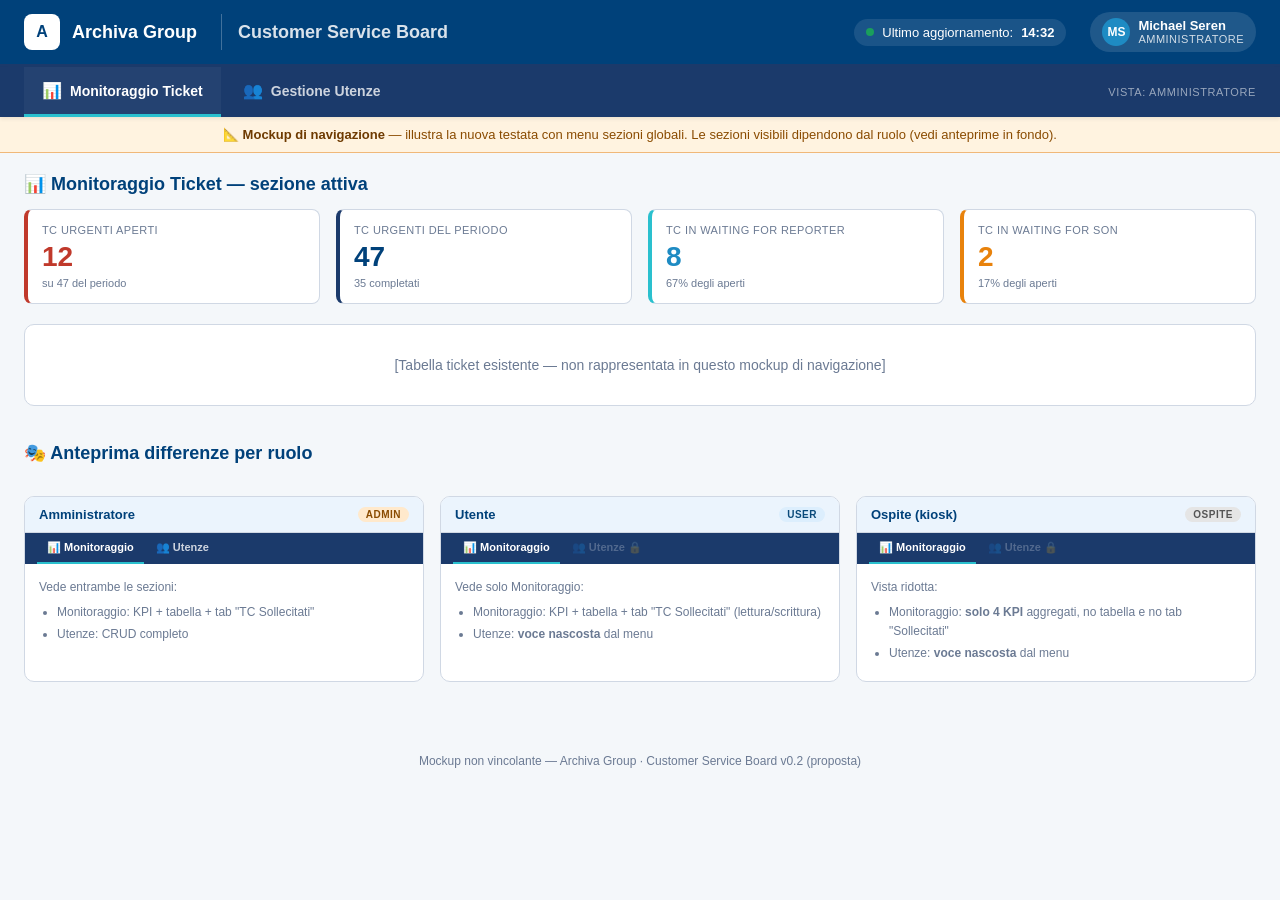
<file: mockup/navigazione.html>
<!doctype html>
<html lang="it">
<head>
<meta charset="utf-8" />
<meta name="viewport" content="width=device-width, initial-scale=1" />
<title>Mockup — Navigazione sezioni (Customer Service Board)</title>
<style>
  :root {
    --archiva-primary:     #00417A;
    --archiva-navy:        #1B3A6B;
    --archiva-accent:      #1E8BC3;
    --archiva-mid:         #1C6BB0;
    --archiva-grey-light:  #D0D8E4;
    --archiva-grey-mid:    #6B7A93;
    --archiva-bg-light:    #F4F7FA;
    --archiva-bg-alt:      #EBF4FD;
    --archiva-text:        #262626;
    --archiva-white:       #FFFFFF;
    --archiva-green:       #1A9E5C;
    --archiva-orange:      #E8820C;
    --archiva-red:         #C0392B;
    --archiva-cyan:        #2AC0CE;
  }
  * { box-sizing: border-box; }
  html, body {
    margin: 0; padding: 0;
    font-family: -apple-system, BlinkMacSystemFont, "Segoe UI", Roboto, Helvetica, Arial, sans-serif;
    color: var(--archiva-text);
    background: var(--archiva-bg-light);
    font-size: 14px;
  }

  /* ========= Header (invariato) ========= */
  header.app-header {
    background: var(--archiva-primary);
    color: var(--archiva-white);
    padding: 12px 24px;
    display: flex; align-items: center; gap: 24px;
    border-bottom: 3px solid var(--archiva-navy);
  }
  .logo { display: flex; align-items: center; gap: 12px; font-weight: 700; font-size: 18px; }
  .logo-mark {
    width: 36px; height: 36px; border-radius: 8px;
    background: var(--archiva-white); color: var(--archiva-primary);
    display: grid; place-items: center; font-weight: 800; font-size: 16px;
  }
  .app-title {
    font-size: 14px; font-weight: 500; opacity: 0.85;
    border-left: 1px solid rgba(255,255,255,0.3); padding-left: 16px;
  }
  .app-title strong { display: block; font-size: 18px; font-weight: 700; opacity: 1; line-height: 36px; }
  .header-spacer { flex: 1; }
  .last-update {
    display: flex; align-items: center; gap: 8px;
    background: rgba(255,255,255,0.10); padding: 6px 12px;
    border-radius: 999px; font-size: 13px;
  }
  .last-update .dot {
    width: 8px; height: 8px; border-radius: 50%; background: var(--archiva-green);
  }
  .user-chip {
    display: flex; align-items: center; gap: 8px;
    background: rgba(255,255,255,0.12); padding: 6px 12px; border-radius: 999px;
  }
  .avatar {
    width: 28px; height: 28px; border-radius: 50%;
    background: var(--archiva-accent); color: var(--archiva-white);
    display: grid; place-items: center; font-weight: 700; font-size: 12px;
  }
  .user-meta { line-height: 1.1; }
  .user-meta .name { font-weight: 600; font-size: 13px; }
  .user-meta .role { font-size: 11px; opacity: 0.8; text-transform: uppercase; letter-spacing: 0.5px; }

  /* ========= NAVIGAZIONE SEZIONI (NUOVO) ========= */
  nav.section-nav {
    background: var(--archiva-navy);
    color: var(--archiva-white);
    padding: 0 24px;
    display: flex;
    align-items: center;
    gap: 4px;
    box-shadow: 0 2px 4px rgba(0,0,0,0.08);
    position: sticky;
    top: 0;
    z-index: 50;
  }
  nav.section-nav a {
    display: flex; align-items: center; gap: 8px;
    color: rgba(255,255,255,0.78);
    padding: 14px 18px;
    font-size: 14px;
    font-weight: 600;
    text-decoration: none;
    border-bottom: 3px solid transparent;
    transition: all 0.15s ease;
    position: relative;
  }
  nav.section-nav a:hover {
    color: var(--archiva-white);
    background: rgba(255,255,255,0.06);
  }
  nav.section-nav a.active {
    color: var(--archiva-white);
    border-bottom-color: var(--archiva-cyan);
    background: rgba(255,255,255,0.04);
  }
  nav.section-nav a .ico {
    font-size: 16px;
  }
  nav.section-nav a .badge {
    background: var(--archiva-red);
    color: var(--archiva-white);
    font-size: 10px;
    font-weight: 700;
    padding: 2px 7px;
    border-radius: 999px;
    margin-left: 4px;
  }
  nav.section-nav .nav-spacer { flex: 1; }
  nav.section-nav .role-hint {
    font-size: 11px;
    color: rgba(255,255,255,0.55);
    text-transform: uppercase;
    letter-spacing: 0.6px;
  }
  /* Icona "lock" per sezioni admin-only quando l'utente è non-admin (mockup informativo) */
  nav.section-nav a.locked {
    opacity: 0.35;
    pointer-events: none;
  }
  nav.section-nav a.locked::after {
    content: "🔒";
    font-size: 11px;
    margin-left: 4px;
  }

  /* ========= Banner mockup ========= */
  .mockup-banner {
    background: #FFF3E0;
    color: #8A4B00;
    border-bottom: 1px solid #F0B879;
    padding: 10px 24px;
    font-size: 13px;
    text-align: center;
  }
  .mockup-banner strong { color: #6E3A00; }

  /* ========= Container ========= */
  main {
    padding: 20px 24px 48px;
    max-width: 1600px;
    margin: 0 auto;
  }

  h2.section-title {
    font-size: 18px;
    color: var(--archiva-primary);
    margin: 0 0 14px;
    font-weight: 700;
  }

  /* KPI */
  .kpi-grid {
    display: grid;
    grid-template-columns: repeat(4, 1fr);
    gap: 16px;
    margin-bottom: 20px;
  }
  .kpi {
    background: var(--archiva-white);
    border: 1px solid var(--archiva-grey-light);
    border-left: 4px solid var(--archiva-primary);
    border-radius: 8px;
    padding: 14px;
  }
  .kpi.accent-navy   { border-left-color: var(--archiva-navy); }
  .kpi.accent-cyan   { border-left-color: var(--archiva-cyan); }
  .kpi.accent-orange { border-left-color: var(--archiva-orange); }
  .kpi.accent-red    { border-left-color: var(--archiva-red); }
  .kpi .label {
    font-size: 11px; color: var(--archiva-grey-mid);
    text-transform: uppercase; letter-spacing: 0.4px;
  }
  .kpi .value {
    font-size: 28px; font-weight: 700;
    color: var(--archiva-primary); line-height: 1.1; margin-top: 6px;
  }
  .kpi .sub {
    font-size: 11px; color: var(--archiva-grey-mid); margin-top: 4px;
  }
  .kpi.accent-orange .value { color: var(--archiva-orange); }
  .kpi.accent-red    .value { color: var(--archiva-red); }
  .kpi.accent-cyan   .value { color: var(--archiva-accent); }

  /* Card placeholder */
  .placeholder-card {
    background: var(--archiva-white);
    border: 1px solid var(--archiva-grey-light);
    border-radius: 10px;
    padding: 32px;
    text-align: center;
    color: var(--archiva-grey-mid);
    font-size: 14px;
  }

  /* ========= Box "varianti per ruolo" ========= */
  .role-preview-grid {
    display: grid;
    grid-template-columns: repeat(3, 1fr);
    gap: 16px;
    margin-top: 32px;
  }
  .role-preview {
    background: var(--archiva-white);
    border: 1px solid var(--archiva-grey-light);
    border-radius: 10px;
    overflow: hidden;
  }
  .role-preview .rp-head {
    background: var(--archiva-bg-alt);
    padding: 10px 14px;
    border-bottom: 1px solid var(--archiva-grey-light);
    font-weight: 700;
    color: var(--archiva-primary);
    font-size: 13px;
    display: flex; justify-content: space-between; align-items: center;
  }
  .role-preview .rp-head .pill {
    font-size: 10px;
    padding: 2px 8px;
    border-radius: 999px;
    text-transform: uppercase;
    letter-spacing: 0.5px;
  }
  .pill-admin  { background: #FFE9CC; color: #8A4B00; }
  .pill-user   { background: #DCEEFD; color: #0A4A7A; }
  .pill-ospite { background: #E5E5E5; color: #555; }

  .role-preview .rp-nav {
    background: var(--archiva-navy);
    padding: 0 12px;
    display: flex;
    gap: 2px;
    overflow-x: auto;
  }
  .role-preview .rp-nav span {
    color: rgba(255,255,255,0.78);
    font-size: 11px;
    font-weight: 600;
    padding: 8px 10px;
    border-bottom: 2px solid transparent;
    white-space: nowrap;
  }
  .role-preview .rp-nav span.active {
    color: var(--archiva-white);
    border-bottom-color: var(--archiva-cyan);
  }
  .role-preview .rp-nav span.locked {
    opacity: 0.3;
  }
  .role-preview .rp-body {
    padding: 14px;
    font-size: 12px;
    color: var(--archiva-grey-mid);
    line-height: 1.6;
  }
  .role-preview .rp-body ul {
    margin: 6px 0 0;
    padding-left: 18px;
  }
  .role-preview .rp-body li { margin-bottom: 3px; }

  footer {
    text-align: center;
    color: var(--archiva-grey-mid);
    padding: 24px;
    font-size: 12px;
  }
</style>
</head>
<body>

<header class="app-header">
  <div class="logo">
    <div class="logo-mark">A</div>
    <span>Archiva Group</span>
  </div>
  <div class="app-title">
    <strong>Customer Service Board</strong>
  </div>
  <div class="header-spacer"></div>
  <div class="last-update">
    <span class="dot"></span>
    Ultimo aggiornamento: <strong>14:32</strong>
  </div>
  <div class="user-chip">
    <div class="avatar">MS</div>
    <div class="user-meta">
      <div class="name">Michael Seren</div>
      <div class="role">Amministratore</div>
    </div>
  </div>
</header>

<!-- ⬇ NUOVA NAV: menu sezioni globali, sotto l'header, sticky in scroll -->
<nav class="section-nav" aria-label="Navigazione sezioni">
  <a href="#monitoraggio" class="active">
    <span class="ico">📊</span>
    Monitoraggio Ticket
  </a>
  <a href="#utenze">
    <span class="ico">👥</span>
    Gestione Utenze
  </a>
  <div class="nav-spacer"></div>
  <span class="role-hint">Vista: Amministratore</span>
</nav>

<div class="mockup-banner">
  <strong>📐 Mockup di navigazione</strong> — illustra la nuova testata con menu sezioni globali. Le sezioni visibili dipendono dal ruolo (vedi anteprime in fondo).
</div>

<main>

  <h2 class="section-title">📊 Monitoraggio Ticket — sezione attiva</h2>

  <section class="kpi-grid">
    <div class="kpi accent-red">
      <div class="label">TC urgenti aperti</div>
      <div class="value">12</div>
      <div class="sub">su 47 del periodo</div>
    </div>
    <div class="kpi accent-navy">
      <div class="label">TC urgenti del periodo</div>
      <div class="value">47</div>
      <div class="sub">35 completati</div>
    </div>
    <div class="kpi accent-cyan">
      <div class="label">TC in Waiting for reporter</div>
      <div class="value">8</div>
      <div class="sub">67% degli aperti</div>
    </div>
    <div class="kpi accent-orange">
      <div class="label">TC in Waiting for son</div>
      <div class="value">2</div>
      <div class="sub">17% degli aperti</div>
    </div>
  </section>

  <div class="placeholder-card">
    [Tabella ticket esistente — non rappresentata in questo mockup di navigazione]
  </div>

  <h2 class="section-title" style="margin-top:36px">🎭 Anteprima differenze per ruolo</h2>
  <div class="role-preview-grid">

    <div class="role-preview">
      <div class="rp-head">
        Amministratore
        <span class="pill pill-admin">admin</span>
      </div>
      <div class="rp-nav">
        <span class="active">📊 Monitoraggio</span>
        <span>👥 Utenze</span>
      </div>
      <div class="rp-body">
        Vede entrambe le sezioni:
        <ul>
          <li>Monitoraggio: KPI + tabella + tab "TC Sollecitati"</li>
          <li>Utenze: CRUD completo</li>
        </ul>
      </div>
    </div>

    <div class="role-preview">
      <div class="rp-head">
        Utente
        <span class="pill pill-user">user</span>
      </div>
      <div class="rp-nav">
        <span class="active">📊 Monitoraggio</span>
        <span class="locked">👥 Utenze 🔒</span>
      </div>
      <div class="rp-body">
        Vede solo Monitoraggio:
        <ul>
          <li>Monitoraggio: KPI + tabella + tab "TC Sollecitati" (lettura/scrittura)</li>
          <li>Utenze: <strong>voce nascosta</strong> dal menu</li>
        </ul>
      </div>
    </div>

    <div class="role-preview">
      <div class="rp-head">
        Ospite (kiosk)
        <span class="pill pill-ospite">ospite</span>
      </div>
      <div class="rp-nav">
        <span class="active">📊 Monitoraggio</span>
        <span class="locked">👥 Utenze 🔒</span>
      </div>
      <div class="rp-body">
        Vista ridotta:
        <ul>
          <li>Monitoraggio: <strong>solo 4 KPI</strong> aggregati, no tabella e no tab "Sollecitati"</li>
          <li>Utenze: <strong>voce nascosta</strong> dal menu</li>
        </ul>
      </div>
    </div>

  </div>

</main>

<footer>
  Mockup non vincolante — Archiva Group · Customer Service Board v0.2 (proposta)
</footer>

</body>
</html>
</file>
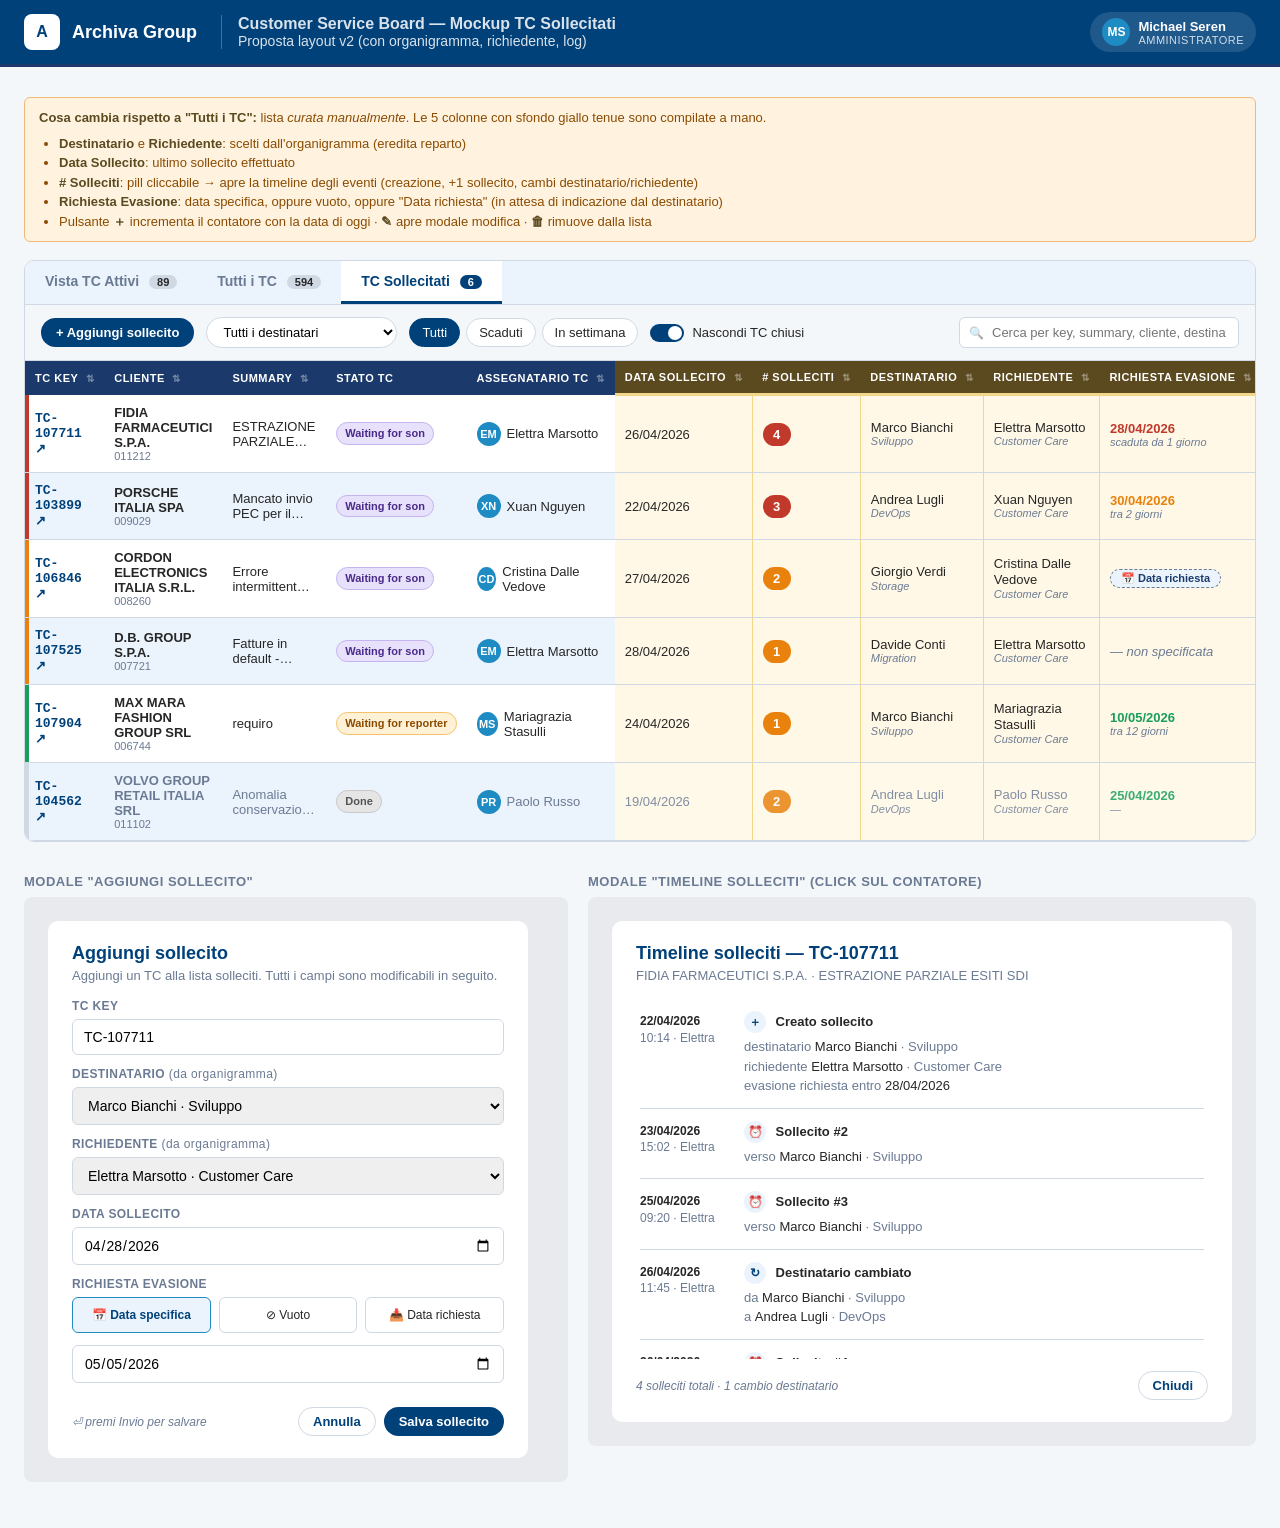
<file: mockup/solleciti.html>
<!doctype html>
<html lang="it">
<head>
<meta charset="utf-8" />
<meta name="viewport" content="width=device-width, initial-scale=1" />
<title>Mockup TC Sollecitati — Customer Service Board</title>
<style>
  :root {
    --archiva-primary:     #00417A;
    --archiva-navy:        #1B3A6B;
    --archiva-accent:      #1E8BC3;
    --archiva-mid:         #1C6BB0;
    --archiva-grey-light:  #D0D8E4;
    --archiva-grey-mid:    #6B7A93;
    --archiva-grey-dark:   #8096B0;
    --archiva-bg-light:    #F4F7FA;
    --archiva-bg-alt:      #EBF4FD;
    --archiva-text:        #262626;
    --archiva-white:       #FFFFFF;
    --archiva-green:       #1A9E5C;
    --archiva-orange:      #E8820C;
    --archiva-red:         #C0392B;
    --archiva-cyan:        #2AC0CE;
    --col-sollecito-bg:    #FFF8E6;
    --col-sollecito-bd:   #F2D78A;
  }
  * { box-sizing: border-box; }
  html, body {
    margin: 0; padding: 0;
    font-family: -apple-system, BlinkMacSystemFont, "Segoe UI", Roboto, Helvetica, Arial, sans-serif;
    color: var(--archiva-text);
    background: var(--archiva-bg-light);
    font-size: 14px;
  }
  a { color: var(--archiva-mid); text-decoration: none; }
  a:hover { text-decoration: underline; }

  header.app-header {
    background: var(--archiva-primary); color: var(--archiva-white);
    padding: 12px 24px; display: flex; align-items: center; gap: 24px;
    border-bottom: 3px solid var(--archiva-navy);
  }
  .logo { display: flex; align-items: center; gap: 12px; font-weight: 700; font-size: 18px; }
  .logo-mark {
    width: 36px; height: 36px; border-radius: 8px;
    background: var(--archiva-white); color: var(--archiva-primary);
    display: grid; place-items: center; font-weight: 800; font-size: 16px;
  }
  .app-title { font-size: 14px; opacity: 0.85; border-left: 1px solid rgba(255,255,255,0.3); padding-left: 16px; }
  .app-title strong { display: block; font-size: 16px; font-weight: 700; opacity: 1; }
  .header-spacer { flex: 1; }
  .user-chip {
    display: flex; align-items: center; gap: 8px;
    background: rgba(255,255,255,0.12); padding: 6px 12px; border-radius: 999px;
  }
  .avatar {
    width: 28px; height: 28px; border-radius: 50%;
    background: var(--archiva-accent); color: var(--archiva-white);
    display: grid; place-items: center; font-weight: 700; font-size: 12px;
  }
  .user-meta .name { font-weight: 600; font-size: 13px; }
  .user-meta .role { font-size: 11px; opacity: 0.8; text-transform: uppercase; letter-spacing: 0.5px; }

  main { padding: 20px 24px 48px; max-width: 1900px; margin: 0 auto; }

  .board {
    background: var(--archiva-white); border: 1px solid var(--archiva-grey-light);
    border-radius: 10px; overflow: hidden;
  }
  .tabs { display: flex; border-bottom: 1px solid var(--archiva-grey-light); background: var(--archiva-bg-alt); }
  .tab {
    padding: 12px 20px; font-weight: 600; color: var(--archiva-grey-mid);
    cursor: pointer; border-bottom: 3px solid transparent; user-select: none;
  }
  .tab.active {
    color: var(--archiva-primary); background: var(--archiva-white);
    border-bottom-color: var(--archiva-primary);
  }
  .tab .count {
    display: inline-block; margin-left: 6px;
    background: var(--archiva-grey-light); color: var(--archiva-text);
    font-size: 11px; font-weight: 700; border-radius: 999px; padding: 1px 8px;
  }
  .tab.active .count { background: var(--archiva-primary); color: var(--archiva-white); }

  .toolbar {
    display: flex; flex-wrap: wrap; gap: 12px; align-items: center;
    padding: 12px 16px; border-bottom: 1px solid var(--archiva-grey-light);
    background: var(--archiva-bg-light);
  }
  .toolbar .group { display: flex; gap: 6px; align-items: center; }
  .filter-pill {
    border: 1px solid var(--archiva-grey-light); background: var(--archiva-white);
    padding: 6px 12px; border-radius: 999px; font-size: 13px; cursor: pointer;
    color: var(--archiva-text); font-family: inherit;
  }
  .filter-pill.active { background: var(--archiva-primary); color: var(--archiva-white); border-color: var(--archiva-primary); }
  .assignee-filter {
    padding: 6px 12px; border: 1px solid var(--archiva-grey-light);
    border-radius: 999px; font-size: 13px; background: var(--archiva-white);
    cursor: pointer; font-family: inherit; max-width: 240px;
  }
  .toggle { display: flex; align-items: center; gap: 8px; font-size: 13px; cursor: pointer; user-select: none; }
  .toggle input { display: none; }
  .toggle .switch {
    width: 34px; height: 18px; background: var(--archiva-grey-light);
    border-radius: 999px; position: relative; transition: background 0.15s;
  }
  .toggle .switch::after {
    content: ""; position: absolute; top: 2px; left: 2px;
    width: 14px; height: 14px; background: var(--archiva-white);
    border-radius: 50%; transition: transform 0.15s;
  }
  .toggle input:checked + .switch { background: var(--archiva-primary); }
  .toggle input:checked + .switch::after { transform: translateX(16px); }
  .search-box { position: relative; margin-left: auto; }
  .search-box input {
    width: 280px; padding: 7px 12px 7px 32px;
    border: 1px solid var(--archiva-grey-light); border-radius: 6px;
    font-size: 13px; background: var(--archiva-white); font-family: inherit;
  }
  .search-box::before { content: "🔍"; position: absolute; left: 10px; top: 50%; transform: translateY(-50%); font-size: 12px; opacity: 0.6; }

  .btn {
    display: inline-flex; align-items: center; gap: 6px;
    padding: 6px 14px; border-radius: 999px;
    font-size: 13px; font-weight: 600; cursor: pointer;
    border: 1px solid transparent; font-family: inherit;
  }
  .btn-primary { background: var(--archiva-primary); color: var(--archiva-white); }
  .btn-primary:hover { background: var(--archiva-navy); }
  .btn-secondary { background: var(--archiva-white); color: var(--archiva-primary); border-color: var(--archiva-grey-light); }
  .btn-icon {
    width: 28px; height: 28px; padding: 0;
    border-radius: 50%; border: 1px solid var(--archiva-grey-light);
    background: var(--archiva-white); cursor: pointer; font-size: 13px;
    display: inline-grid; place-items: center;
  }
  .btn-icon:hover { border-color: var(--archiva-accent); }

  .table-wrap { overflow-x: auto; }
  table { width: 100%; border-collapse: collapse; font-size: 13px; }
  thead th {
    text-align: left; font-weight: 600; font-size: 11px;
    text-transform: uppercase; letter-spacing: 0.5px;
    color: var(--archiva-white); background: var(--archiva-navy);
    padding: 10px 10px; white-space: nowrap;
    border-bottom: 1px solid var(--archiva-navy);
    position: sticky; top: 0;
  }
  thead th .sort { opacity: 0.4; margin-left: 4px; font-size: 10px; }
  thead th.col-sollecito {
    background: #5B4A1F;
    border-bottom: 3px solid var(--col-sollecito-bd);
  }

  tbody td {
    padding: 10px 10px; border-bottom: 1px solid var(--archiva-grey-light);
    vertical-align: middle;
  }
  tbody tr:nth-child(even) td { background: var(--archiva-bg-alt); }
  tbody tr:hover td { background: #DDEBFB; }
  tbody td.col-sollecito {
    background: var(--col-sollecito-bg) !important;
    border-right: 1px solid var(--col-sollecito-bd);
  }
  tbody tr:hover td.col-sollecito { background: #FFEFC2 !important; }
  tbody tr.row-closed td { color: var(--archiva-grey-mid); }
  tbody tr.row-closed td.col-sollecito { opacity: 0.85; }

  tr.row-orange td:first-child { box-shadow: inset 4px 0 0 var(--archiva-orange); }
  tr.row-red    td:first-child { box-shadow: inset 4px 0 0 var(--archiva-red); }
  tr.row-green  td:first-child { box-shadow: inset 4px 0 0 var(--archiva-green); }
  tr.row-closed td:first-child { box-shadow: inset 4px 0 0 var(--archiva-grey-light); }

  .key-cell { font-family: "SF Mono", Menlo, Consolas, monospace; font-weight: 600; }
  .key-cell a { color: var(--archiva-primary); }
  .customer .name { font-weight: 600; }
  .customer .code { font-size: 11px; color: var(--archiva-grey-mid); }
  .summary { max-width: 240px; overflow: hidden; text-overflow: ellipsis;
    display: -webkit-box; -webkit-line-clamp: 2; -webkit-box-orient: vertical;
  }

  .badge {
    display: inline-block; padding: 2px 8px; border-radius: 999px;
    font-size: 11px; font-weight: 600; line-height: 1.5; white-space: nowrap;
  }
  .badge-status { background: var(--archiva-bg-alt); color: var(--archiva-navy); border: 1px solid var(--archiva-grey-light); }
  .badge-status.s-progress { background: #DCEEFD; color: #0A4A7A; border-color: #A8D2F0; }
  .badge-status.s-wfr      { background: #FFF1D6; color: #8A4B00; border-color: #F5C26B; }
  .badge-status.s-wfson    { background: #E8E1FB; color: #4A2B8A; border-color: #C5B4F0; }
  .badge-status.s-resolved { background: #E5E5E5; color: #555; border-color: #C8C8C8; }

  .assignee, .organigramma-person { display: flex; align-items: center; gap: 6px; }
  .assignee .av {
    width: 24px; height: 24px; border-radius: 50%;
    background: var(--archiva-accent); color: var(--archiva-white);
    display: grid; place-items: center; font-size: 11px; font-weight: 700;
  }
  .organigramma-person .nome { font-weight: 500; line-height: 1.2; }
  .organigramma-person .reparto { font-size: 11px; color: var(--archiva-grey-mid); font-style: italic; line-height: 1.2; }

  .sollecito-count {
    display: inline-block; min-width: 28px;
    padding: 4px 10px; border-radius: 999px;
    background: var(--archiva-orange); color: var(--archiva-white);
    font-weight: 700; text-align: center;
    cursor: pointer; border: 0; font-family: inherit; font-size: 13px;
    transition: transform 0.1s;
  }
  .sollecito-count:hover { transform: scale(1.08); }
  .sollecito-count.high { background: var(--archiva-red); }

  .urgenza-evasione { font-weight: 600; }
  .urgenza-evasione.scaduta { color: var(--archiva-red); }
  .urgenza-evasione.imminente { color: var(--archiva-orange); }
  .urgenza-evasione.ok { color: var(--archiva-green); }
  .urgenza-evasione.special {
    color: var(--archiva-grey-mid);
    font-weight: 500; font-style: italic;
  }
  .urgenza-evasione small { display: block; font-weight: 400; font-size: 11px; color: var(--archiva-grey-mid); font-style: italic; }
  .badge-evasione-special {
    display: inline-block; padding: 2px 10px;
    border-radius: 999px; font-size: 11px; font-weight: 600;
    background: var(--archiva-bg-alt); color: var(--archiva-navy);
    border: 1px dashed var(--archiva-grey-mid);
  }

  .actions-cell { display: flex; gap: 4px; }

  /* Modale */
  .modal-bg {
    position: fixed; inset: 0;
    background: rgba(0,0,0,0.45);
    display: grid; place-items: center; z-index: 1000;
  }
  .modal {
    background: var(--archiva-white); border-radius: 10px;
    padding: 22px 24px; width: 480px;
    box-shadow: 0 12px 32px rgba(0,0,0,0.2);
  }
  .modal.large { width: 620px; }
  .modal h2 { margin: 0 0 4px; font-size: 18px; color: var(--archiva-primary); }
  .modal .modal-sub { margin: 0 0 16px; font-size: 13px; color: var(--archiva-grey-mid); }
  .modal label {
    display: block; font-size: 12px; font-weight: 600;
    color: var(--archiva-grey-mid); text-transform: uppercase;
    letter-spacing: 0.4px; margin-bottom: 6px;
  }
  .modal input, .modal select {
    width: 100%; padding: 9px 11px; border: 1px solid var(--archiva-grey-light);
    border-radius: 6px; font-size: 14px; margin-bottom: 12px; font-family: inherit;
  }
  .modal-actions { display: flex; justify-content: space-between; align-items: center; margin-top: 12px; gap: 8px; }
  .modal-actions .left { color: var(--archiva-grey-mid); font-size: 12px; font-style: italic; }
  .modal-actions .right { display: flex; gap: 8px; }
  .modal .row { display: grid; grid-template-columns: 1fr 1fr; gap: 12px; }

  .field-radio-group {
    display: grid; grid-template-columns: 1fr 1fr 1fr; gap: 8px;
    margin-bottom: 12px;
  }
  .field-radio-group label {
    border: 1px solid var(--archiva-grey-light); border-radius: 6px;
    padding: 10px 8px; cursor: pointer; text-align: center;
    font-size: 12px; font-weight: 500; color: var(--archiva-text);
    text-transform: none; letter-spacing: 0; margin: 0;
  }
  .field-radio-group label.selected {
    background: var(--archiva-bg-alt); border-color: var(--archiva-accent);
    color: var(--archiva-primary); font-weight: 700;
  }
  .field-radio-group input[type=radio] { display: none; }

  /* Timeline log solleciti */
  .timeline { padding: 0 4px 4px; max-height: 360px; overflow-y: auto; }
  .timeline-event {
    display: grid; grid-template-columns: 90px 1fr;
    gap: 14px; padding: 12px 0;
    border-bottom: 1px solid var(--archiva-grey-light);
  }
  .timeline-event:last-child { border-bottom: 0; }
  .timeline-event .when {
    font-size: 12px; color: var(--archiva-grey-mid);
    line-height: 1.4; padding-top: 2px;
  }
  .timeline-event .when strong { display: block; color: var(--archiva-text); font-weight: 600; }
  .timeline-event .what { font-size: 13px; }
  .timeline-event .what .titolo {
    font-weight: 600; margin-bottom: 4px;
  }
  .timeline-event .what .titolo .icon {
    display: inline-grid; place-items: center;
    width: 22px; height: 22px; border-radius: 50%;
    background: var(--archiva-bg-alt); color: var(--archiva-primary);
    font-size: 12px; margin-right: 6px;
  }
  .timeline-event .what .dettagli {
    color: var(--archiva-grey-mid); line-height: 1.5;
  }
  .timeline-event .what .dettagli strong { color: var(--archiva-text); font-weight: 500; }
  .timeline-event.create .icon { background: #DCEEFD; color: var(--archiva-primary); }
  .timeline-event.sollecito .icon { background: #FFE9CC; color: #8A4B00; }
  .timeline-event.cambio .icon { background: #E8E1FB; color: #4A2B8A; }

  .annotation {
    background: #FFF3E0; color: #8A4B00; border: 1px solid #F0B879;
    padding: 10px 14px; border-radius: 6px; font-size: 13px;
    margin: 10px 0 18px; line-height: 1.5;
  }
  .annotation strong { color: #5B4A1F; }
  .annotation ul { margin: 6px 0 0; padding-left: 20px; }
</style>
</head>
<body>

<header class="app-header">
  <div class="logo"><div class="logo-mark">A</div><span>Archiva Group</span></div>
  <div class="app-title"><strong>Customer Service Board — Mockup TC Sollecitati</strong>Proposta layout v2 (con organigramma, richiedente, log)</div>
  <div class="header-spacer"></div>
  <div class="user-chip">
    <div class="avatar">MS</div>
    <div class="user-meta"><div class="name">Michael Seren</div><div class="role">Amministratore</div></div>
  </div>
</header>

<main>

  <div class="annotation">
    <strong>Cosa cambia rispetto a "Tutti i TC":</strong> lista <em>curata manualmente</em>. Le 5 colonne con sfondo giallo tenue sono compilate a mano.
    <ul>
      <li><strong>Destinatario</strong> e <strong>Richiedente</strong>: scelti dall'organigramma (eredita reparto)</li>
      <li><strong>Data Sollecito</strong>: ultimo sollecito effettuato</li>
      <li><strong># Solleciti</strong>: pill cliccabile → apre la timeline degli eventi (creazione, +1 sollecito, cambi destinatario/richiedente)</li>
      <li><strong>Richiesta Evasione</strong>: data specifica, oppure vuoto, oppure "Data richiesta" (in attesa di indicazione dal destinatario)</li>
      <li>Pulsante <strong>＋</strong> incrementa il contatore con la data di oggi · <strong>✎</strong> apre modale modifica · <strong>🗑</strong> rimuove dalla lista</li>
    </ul>
  </div>

  <section class="board">

    <div class="tabs">
      <div class="tab">Vista TC Attivi <span class="count">89</span></div>
      <div class="tab">Tutti i TC <span class="count">594</span></div>
      <div class="tab active">TC Sollecitati <span class="count">6</span></div>
    </div>

    <div class="toolbar">
      <button class="btn btn-primary" id="btnAdd">+ Aggiungi sollecito</button>
      <div class="group">
        <select class="assignee-filter">
          <option>Tutti i destinatari</option>
          <option>Marco Bianchi (Sviluppo)</option>
          <option>Andrea Lugli (DevOps)</option>
          <option>Davide Conti (Migration)</option>
          <option>Giorgio Verdi (Storage)</option>
        </select>
      </div>
      <div class="group">
        <button class="filter-pill active">Tutti</button>
        <button class="filter-pill">Scaduti</button>
        <button class="filter-pill">In settimana</button>
      </div>
      <div class="group">
        <label class="toggle">
          <input type="checkbox" checked />
          <span class="switch"></span>
          Nascondi TC chiusi
        </label>
      </div>
      <div class="search-box">
        <input type="text" placeholder="Cerca per key, summary, cliente, destinatario, richiedente…" />
      </div>
    </div>

    <div class="table-wrap">
      <table>
        <thead>
          <tr>
            <th>TC Key <span class="sort">⇅</span></th>
            <th>Cliente <span class="sort">⇅</span></th>
            <th>Summary <span class="sort">⇅</span></th>
            <th>Stato TC</th>
            <th>Assegnatario TC <span class="sort">⇅</span></th>

            <th class="col-sollecito">Data Sollecito <span class="sort">⇅</span></th>
            <th class="col-sollecito"># Solleciti <span class="sort">⇅</span></th>
            <th class="col-sollecito">Destinatario <span class="sort">⇅</span></th>
            <th class="col-sollecito">Richiedente <span class="sort">⇅</span></th>
            <th class="col-sollecito">Richiesta Evasione <span class="sort">⇅</span></th>

            <th>Azioni</th>
          </tr>
        </thead>
        <tbody>

          <!-- 1. ROSSO, scaduta evasione, 4 solleciti -->
          <tr class="row-red">
            <td class="key-cell"><a href="#">TC-107711 ↗</a></td>
            <td class="customer"><div class="name">FIDIA FARMACEUTICI S.P.A.</div><div class="code">011212</div></td>
            <td><div class="summary">ESTRAZIONE PARZIALE ESITI SDI</div></td>
            <td><span class="badge badge-status s-wfson">Waiting for son</span></td>
            <td><div class="assignee"><div class="av">EM</div>Elettra Marsotto</div></td>

            <td class="col-sollecito">26/04/2026</td>
            <td class="col-sollecito"><button class="sollecito-count high" title="Apri timeline">4</button></td>
            <td class="col-sollecito"><div class="organigramma-person"><div><div class="nome">Marco Bianchi</div><div class="reparto">Sviluppo</div></div></div></td>
            <td class="col-sollecito"><div class="organigramma-person"><div><div class="nome">Elettra Marsotto</div><div class="reparto">Customer Care</div></div></div></td>
            <td class="col-sollecito"><div class="urgenza-evasione scaduta">28/04/2026<small>scaduta da 1 giorno</small></div></td>

            <td class="actions-cell">
              <button class="btn-icon" title="+1 sollecito (oggi)">＋</button>
              <button class="btn-icon" title="Modifica">✎</button>
              <button class="btn-icon" title="Rimuovi" style="color:var(--archiva-red)">🗑</button>
            </td>
          </tr>

          <!-- 2. ROSSO, evasione imminente -->
          <tr class="row-red">
            <td class="key-cell"><a href="#">TC-103899 ↗</a></td>
            <td class="customer"><div class="name">PORSCHE ITALIA SPA</div><div class="code">009029</div></td>
            <td><div class="summary">Mancato invio PEC per il flusso garanzie ai dealer</div></td>
            <td><span class="badge badge-status s-wfson">Waiting for son</span></td>
            <td><div class="assignee"><div class="av">XN</div>Xuan Nguyen</div></td>

            <td class="col-sollecito">22/04/2026</td>
            <td class="col-sollecito"><button class="sollecito-count high" title="Apri timeline">3</button></td>
            <td class="col-sollecito"><div class="organigramma-person"><div><div class="nome">Andrea Lugli</div><div class="reparto">DevOps</div></div></div></td>
            <td class="col-sollecito"><div class="organigramma-person"><div><div class="nome">Xuan Nguyen</div><div class="reparto">Customer Care</div></div></div></td>
            <td class="col-sollecito"><div class="urgenza-evasione imminente">30/04/2026<small>tra 2 giorni</small></div></td>

            <td class="actions-cell">
              <button class="btn-icon" title="+1 sollecito (oggi)">＋</button>
              <button class="btn-icon" title="Modifica">✎</button>
              <button class="btn-icon" title="Rimuovi" style="color:var(--archiva-red)">🗑</button>
            </td>
          </tr>

          <!-- 3. ARANCIONE, evasione = "Data richiesta" (valore speciale) -->
          <tr class="row-orange">
            <td class="key-cell"><a href="#">TC-106846 ↗</a></td>
            <td class="customer"><div class="name">CORDON ELECTRONICS ITALIA S.R.L.</div><div class="code">008260</div></td>
            <td><div class="summary">Errore intermittente API webhook ordini — log mostrano timeout</div></td>
            <td><span class="badge badge-status s-wfson">Waiting for son</span></td>
            <td><div class="assignee"><div class="av">CD</div>Cristina Dalle Vedove</div></td>

            <td class="col-sollecito">27/04/2026</td>
            <td class="col-sollecito"><button class="sollecito-count" title="Apri timeline">2</button></td>
            <td class="col-sollecito"><div class="organigramma-person"><div><div class="nome">Giorgio Verdi</div><div class="reparto">Storage</div></div></div></td>
            <td class="col-sollecito"><div class="organigramma-person"><div><div class="nome">Cristina Dalle Vedove</div><div class="reparto">Customer Care</div></div></div></td>
            <td class="col-sollecito"><span class="badge-evasione-special">📅 Data richiesta</span></td>

            <td class="actions-cell">
              <button class="btn-icon" title="+1 sollecito (oggi)">＋</button>
              <button class="btn-icon" title="Modifica">✎</button>
              <button class="btn-icon" title="Rimuovi" style="color:var(--archiva-red)">🗑</button>
            </td>
          </tr>

          <!-- 4. ARANCIONE, evasione vuota -->
          <tr class="row-orange">
            <td class="key-cell"><a href="#">TC-107525 ↗</a></td>
            <td class="customer"><div class="name">D.B. GROUP S.P.A.</div><div class="code">007721</div></td>
            <td><div class="summary">Fatture in default - ambiente DBG</div></td>
            <td><span class="badge badge-status s-wfson">Waiting for son</span></td>
            <td><div class="assignee"><div class="av">EM</div>Elettra Marsotto</div></td>

            <td class="col-sollecito">28/04/2026</td>
            <td class="col-sollecito"><button class="sollecito-count" title="Apri timeline">1</button></td>
            <td class="col-sollecito"><div class="organigramma-person"><div><div class="nome">Davide Conti</div><div class="reparto">Migration</div></div></div></td>
            <td class="col-sollecito"><div class="organigramma-person"><div><div class="nome">Elettra Marsotto</div><div class="reparto">Customer Care</div></div></div></td>
            <td class="col-sollecito"><span class="urgenza-evasione special">— non specificata</span></td>

            <td class="actions-cell">
              <button class="btn-icon" title="+1 sollecito (oggi)">＋</button>
              <button class="btn-icon" title="Modifica">✎</button>
              <button class="btn-icon" title="Rimuovi" style="color:var(--archiva-red)">🗑</button>
            </td>
          </tr>

          <!-- 5. VERDE, evasione comoda -->
          <tr class="row-green">
            <td class="key-cell"><a href="#">TC-107904 ↗</a></td>
            <td class="customer"><div class="name">MAX MARA FASHION GROUP SRL</div><div class="code">006744</div></td>
            <td><div class="summary">requiro</div></td>
            <td><span class="badge badge-status s-wfr">Waiting for reporter</span></td>
            <td><div class="assignee"><div class="av">MS</div>Mariagrazia Stasulli</div></td>

            <td class="col-sollecito">24/04/2026</td>
            <td class="col-sollecito"><button class="sollecito-count" title="Apri timeline">1</button></td>
            <td class="col-sollecito"><div class="organigramma-person"><div><div class="nome">Marco Bianchi</div><div class="reparto">Sviluppo</div></div></div></td>
            <td class="col-sollecito"><div class="organigramma-person"><div><div class="nome">Mariagrazia Stasulli</div><div class="reparto">Customer Care</div></div></div></td>
            <td class="col-sollecito"><div class="urgenza-evasione ok">10/05/2026<small>tra 12 giorni</small></div></td>

            <td class="actions-cell">
              <button class="btn-icon" title="+1 sollecito (oggi)">＋</button>
              <button class="btn-icon" title="Modifica">✎</button>
              <button class="btn-icon" title="Rimuovi" style="color:var(--archiva-red)">🗑</button>
            </td>
          </tr>

          <!-- 6. CHIUSO (toggle "Nascondi chiusi" è ON, perciò questa riga sarebbe nascosta — la mostro qui per riferimento) -->
          <tr class="row-closed">
            <td class="key-cell"><a href="#">TC-104562 ↗</a></td>
            <td class="customer"><div class="name">VOLVO GROUP RETAIL ITALIA SRL</div><div class="code">011102</div></td>
            <td><div class="summary">Anomalia conservazione sostitutiva lotti Q1</div></td>
            <td><span class="badge badge-status s-resolved">Done</span></td>
            <td><div class="assignee"><div class="av">PR</div>Paolo Russo</div></td>

            <td class="col-sollecito">19/04/2026</td>
            <td class="col-sollecito"><button class="sollecito-count" title="Apri timeline">2</button></td>
            <td class="col-sollecito"><div class="organigramma-person"><div><div class="nome">Andrea Lugli</div><div class="reparto">DevOps</div></div></div></td>
            <td class="col-sollecito"><div class="organigramma-person"><div><div class="nome">Paolo Russo</div><div class="reparto">Customer Care</div></div></div></td>
            <td class="col-sollecito"><div class="urgenza-evasione ok">25/04/2026<small>—</small></div></td>

            <td class="actions-cell">
              <button class="btn-icon" title="+1 sollecito (oggi)" disabled>＋</button>
              <button class="btn-icon" title="Modifica">✎</button>
              <button class="btn-icon" title="Rimuovi" style="color:var(--archiva-red)">🗑</button>
            </td>
          </tr>

        </tbody>
      </table>
    </div>

  </section>

  <div style="display:grid; grid-template-columns:1fr 1fr; gap:20px; margin-top:32px;">

    <!-- ============== Modale Aggiungi/Modifica sollecito ============== -->
    <div>
      <h3 style="margin:0 0 8px; color:var(--archiva-grey-mid); font-size:13px; text-transform:uppercase; letter-spacing:0.5px;">Modale "Aggiungi sollecito"</h3>
      <div style="background:rgba(0,0,0,0.05); padding:24px; border-radius:8px;">
        <div class="modal" style="margin:0; box-shadow:none;">
          <h2>Aggiungi sollecito</h2>
          <p class="modal-sub">Aggiungi un TC alla lista solleciti. Tutti i campi sono modificabili in seguito.</p>

          <label for="key">TC Key</label>
          <input type="text" id="key" placeholder="Inizia a scrivere TC- ... (autocomplete dai TC urgenti)" value="TC-107711" />

          <label>Destinatario <span style="font-weight:400;text-transform:none;">(da organigramma)</span></label>
          <select>
            <option>— scegli persona —</option>
            <option selected>Marco Bianchi · Sviluppo</option>
            <option>Andrea Lugli · DevOps</option>
            <option>Davide Conti · Migration</option>
            <option>Giorgio Verdi · Storage</option>
          </select>

          <label>Richiedente <span style="font-weight:400;text-transform:none;">(da organigramma)</span></label>
          <select>
            <option>— scegli persona —</option>
            <option selected>Elettra Marsotto · Customer Care</option>
            <option>Mariagrazia Stasulli · Customer Care</option>
            <option>Cristina Dalle Vedove · Customer Care</option>
          </select>

          <label>Data Sollecito</label>
          <input type="date" value="2026-04-28" />

          <label>Richiesta Evasione</label>
          <div class="field-radio-group">
            <label class="selected">
              <input type="radio" name="evas" checked />
              📅 Data specifica
            </label>
            <label>
              <input type="radio" name="evas" />
              ⊘ Vuoto
            </label>
            <label>
              <input type="radio" name="evas" />
              📥 Data richiesta
            </label>
          </div>
          <input type="date" value="2026-05-05" />

          <div class="modal-actions">
            <span class="left">⏎ premi Invio per salvare</span>
            <div class="right">
              <button class="btn btn-secondary">Annulla</button>
              <button class="btn btn-primary">Salva sollecito</button>
            </div>
          </div>
        </div>
      </div>
    </div>

    <!-- ============== Modale Timeline log ============== -->
    <div>
      <h3 style="margin:0 0 8px; color:var(--archiva-grey-mid); font-size:13px; text-transform:uppercase; letter-spacing:0.5px;">Modale "Timeline solleciti" (click sul contatore)</h3>
      <div style="background:rgba(0,0,0,0.05); padding:24px; border-radius:8px;">
        <div class="modal large" style="margin:0; box-shadow:none;">
          <h2>Timeline solleciti — TC-107711</h2>
          <p class="modal-sub">FIDIA FARMACEUTICI S.P.A. · ESTRAZIONE PARZIALE ESITI SDI</p>

          <div class="timeline">

            <div class="timeline-event create">
              <div class="when">
                <strong>22/04/2026</strong>
                10:14 · Elettra
              </div>
              <div class="what">
                <div class="titolo"><span class="icon">＋</span> Creato sollecito</div>
                <div class="dettagli">
                  destinatario <strong>Marco Bianchi</strong> · Sviluppo<br/>
                  richiedente <strong>Elettra Marsotto</strong> · Customer Care<br/>
                  evasione richiesta entro <strong>28/04/2026</strong>
                </div>
              </div>
            </div>

            <div class="timeline-event sollecito">
              <div class="when">
                <strong>23/04/2026</strong>
                15:02 · Elettra
              </div>
              <div class="what">
                <div class="titolo"><span class="icon">⏰</span> Sollecito #2</div>
                <div class="dettagli">verso <strong>Marco Bianchi</strong> · Sviluppo</div>
              </div>
            </div>

            <div class="timeline-event sollecito">
              <div class="when">
                <strong>25/04/2026</strong>
                09:20 · Elettra
              </div>
              <div class="what">
                <div class="titolo"><span class="icon">⏰</span> Sollecito #3</div>
                <div class="dettagli">verso <strong>Marco Bianchi</strong> · Sviluppo</div>
              </div>
            </div>

            <div class="timeline-event cambio">
              <div class="when">
                <strong>26/04/2026</strong>
                11:45 · Elettra
              </div>
              <div class="what">
                <div class="titolo"><span class="icon">↻</span> Destinatario cambiato</div>
                <div class="dettagli">
                  da <strong>Marco Bianchi</strong> · Sviluppo<br/>
                  a <strong>Andrea Lugli</strong> · DevOps
                </div>
              </div>
            </div>

            <div class="timeline-event sollecito">
              <div class="when">
                <strong>26/04/2026</strong>
                11:46 · Elettra
              </div>
              <div class="what">
                <div class="titolo"><span class="icon">⏰</span> Sollecito #4</div>
                <div class="dettagli">verso <strong>Andrea Lugli</strong> · DevOps</div>
              </div>
            </div>

          </div>

          <div class="modal-actions">
            <span class="left">4 solleciti totali · 1 cambio destinatario</span>
            <div class="right">
              <button class="btn btn-secondary">Chiudi</button>
            </div>
          </div>
        </div>
      </div>
    </div>

  </div>

</main>

</body>
</html>
</file>
